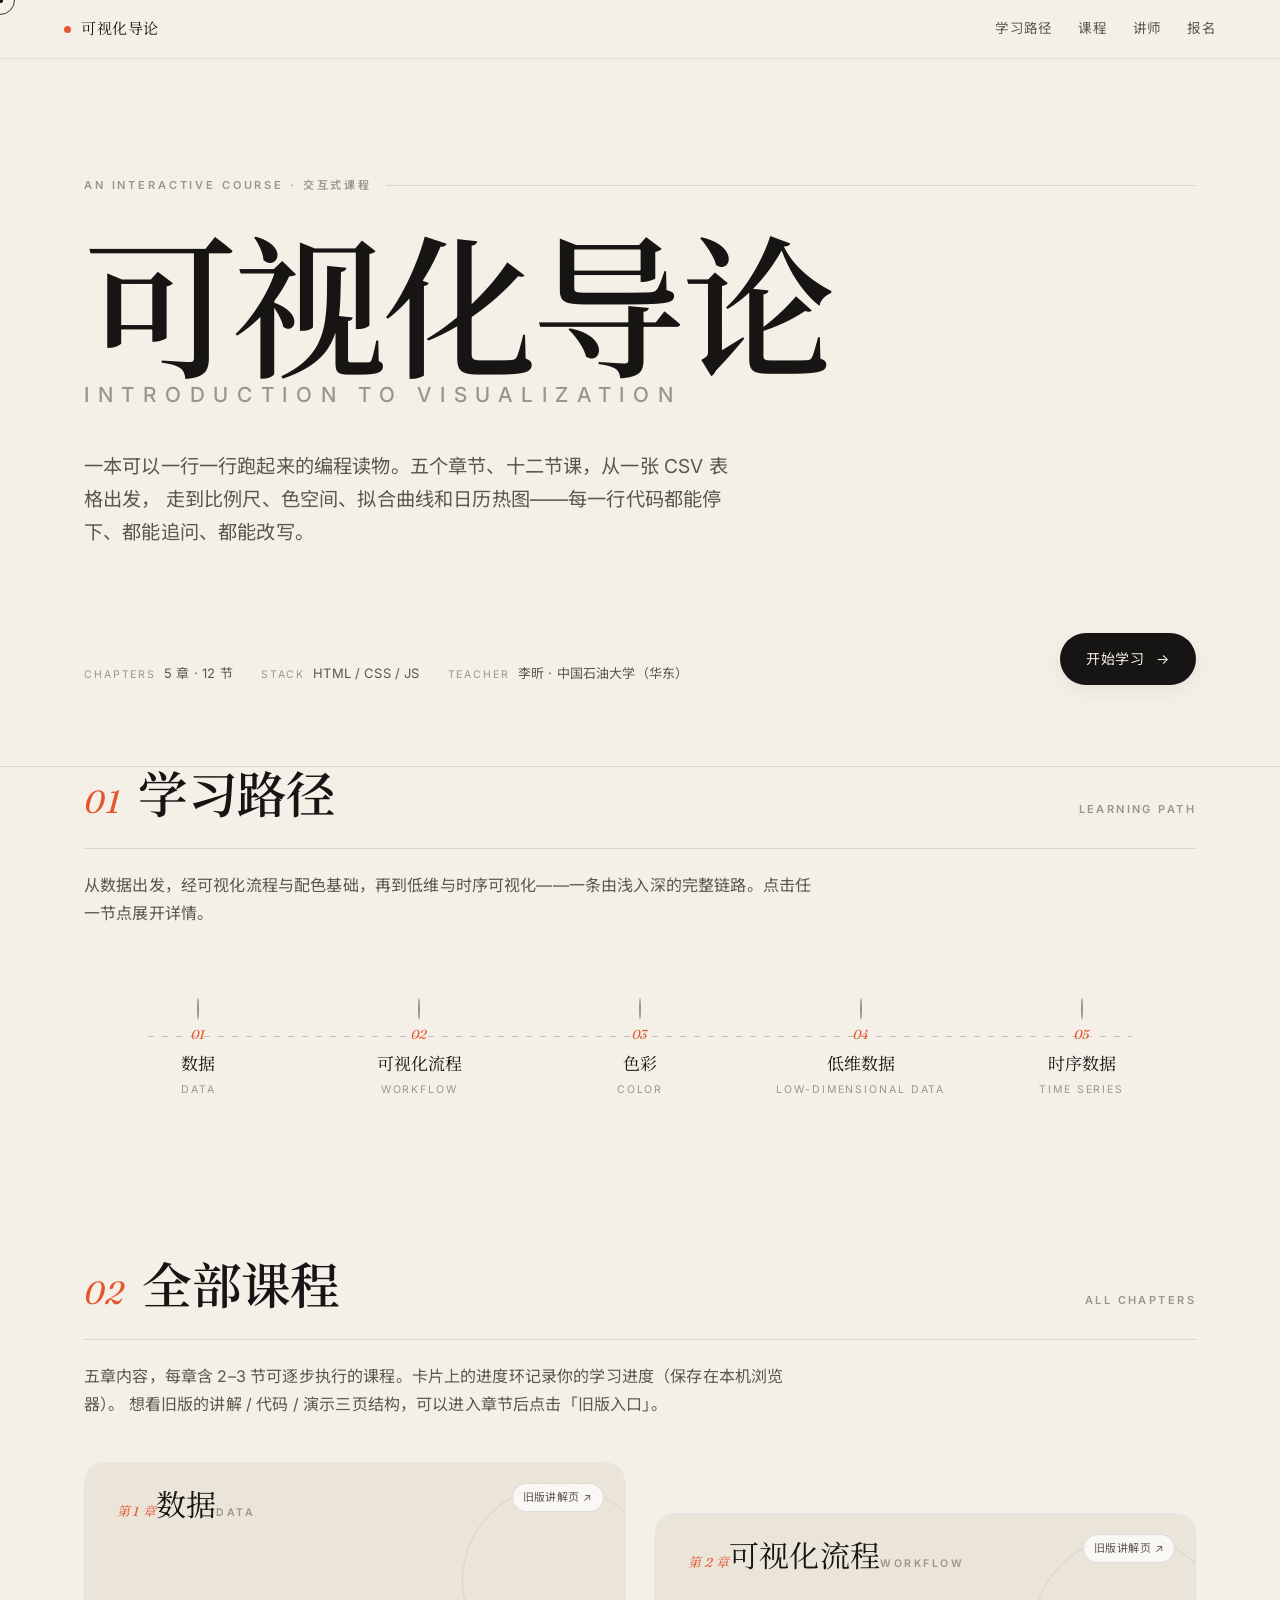
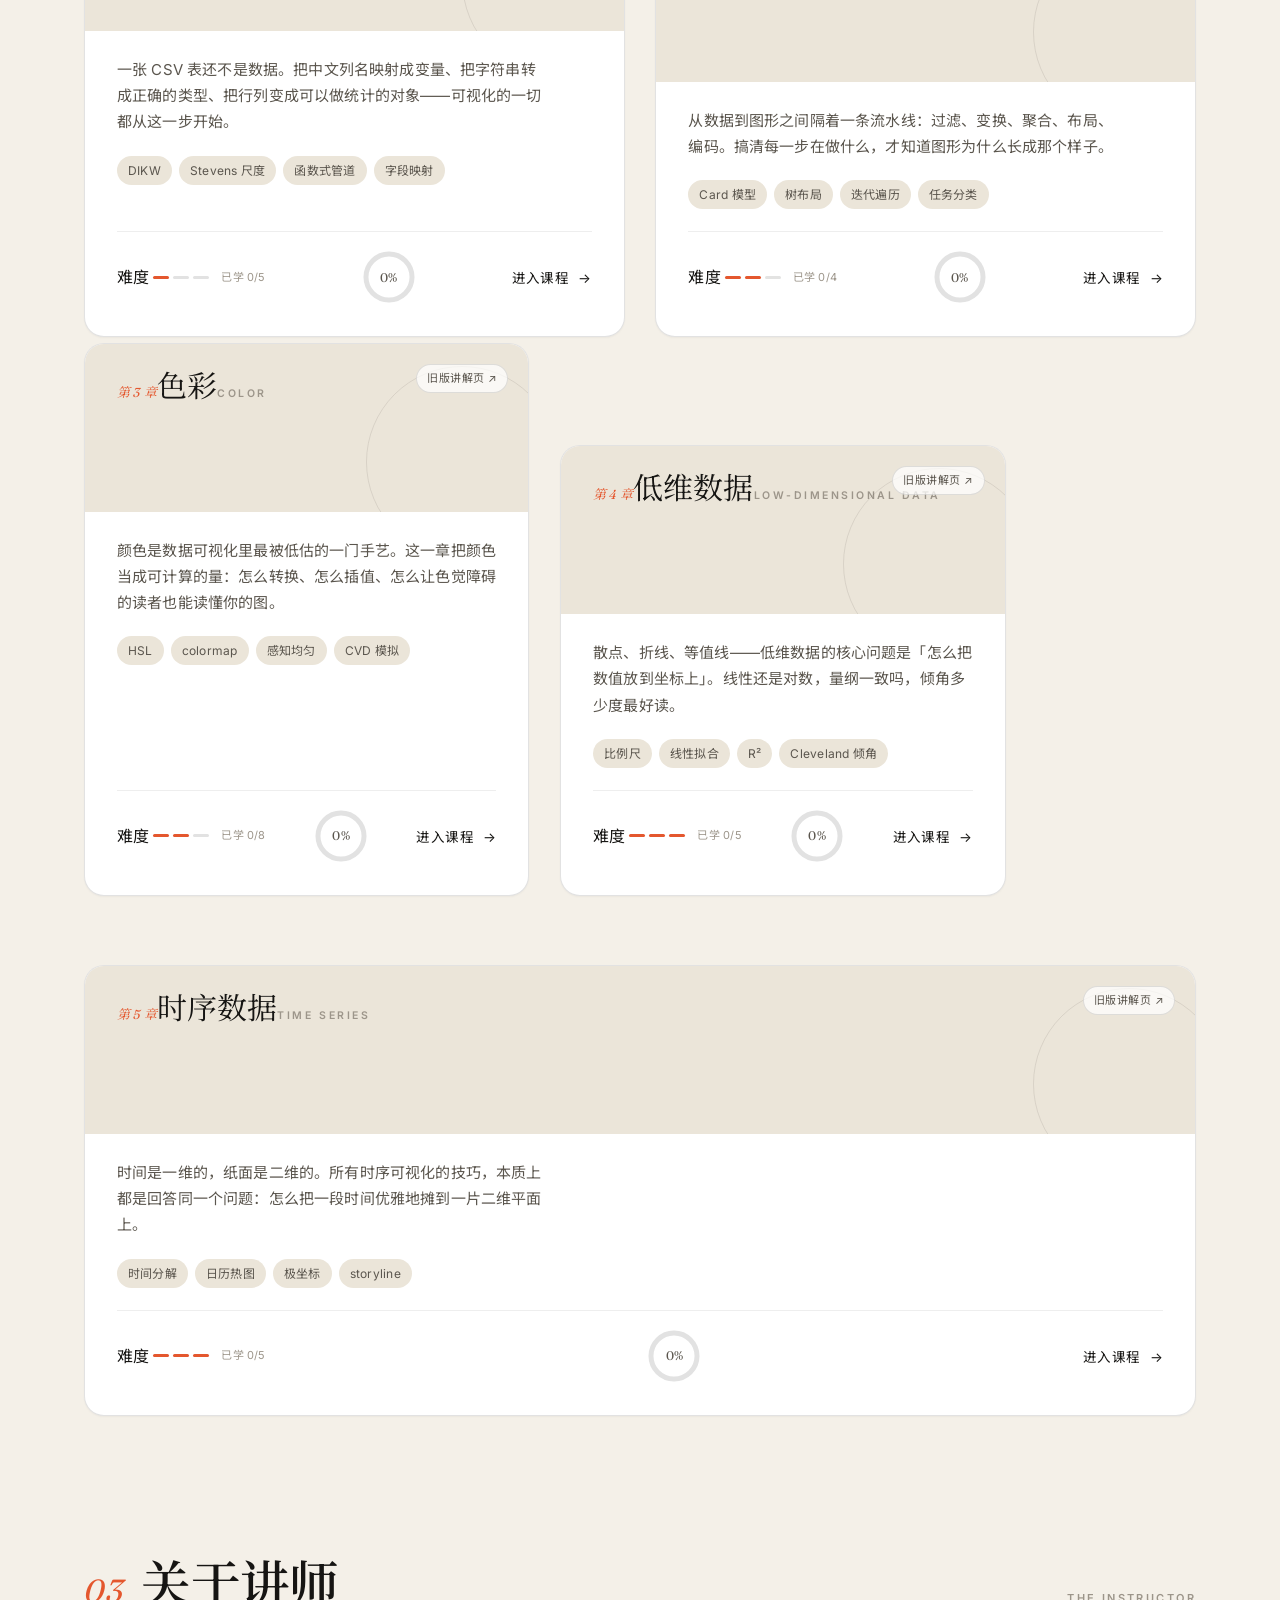
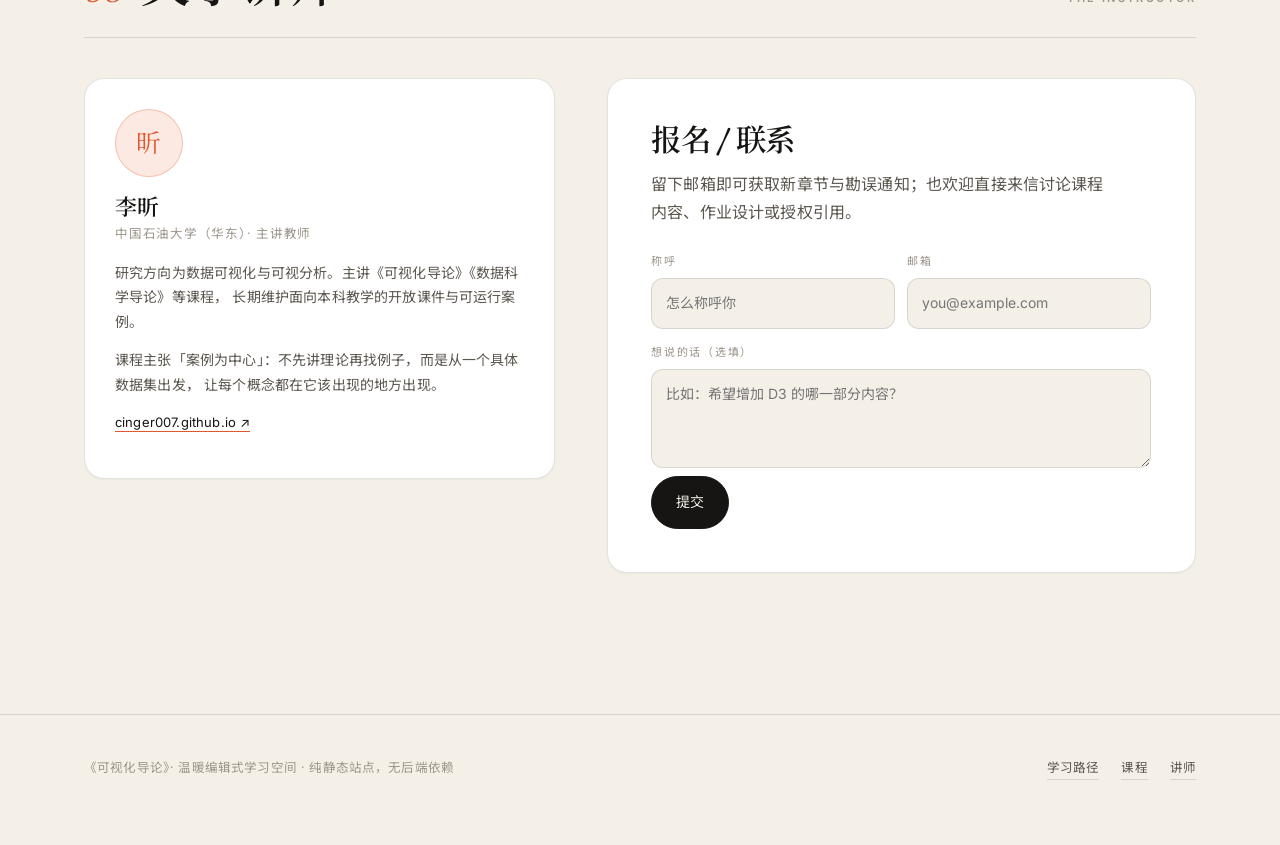
<file: index.html>
<!DOCTYPE html>
<html lang="zh-CN">
<head>
  <meta charset="UTF-8">
  <meta name="viewport" content="width=device-width, initial-scale=1.0">
  <title>温暖编辑式学习空间 · 《可视化导论》在线课程</title>
  <meta name="description" content="一本排版讲究的编程读物：从数据、流程、色彩到低维与时序可视化，逐行执行的交互式课程。">
  <link rel="preconnect" href="https://fonts.googleapis.com">
  <link rel="preconnect" href="https://fonts.gstatic.com" crossorigin>
  <link href="https://fonts.googleapis.com/css2?family=Fraunces:ital,opsz,wght@0,9..144,300..700;1,9..144,300..700&family=Inter:wght@300..700&family=JetBrains+Mono:wght@400;500&family=Noto+Sans+SC:wght@300..600&family=Noto+Serif+SC:wght@400..700&display=swap" rel="stylesheet">
  <link rel="stylesheet" href="styles.css">
</head>
<body>

  <!-- 自定义光标：圆环 + 圆点，difference 混合 -->
  <div class="cursor-ring" id="cursor-ring" aria-hidden="true"></div>
  <div class="cursor-dot" id="cursor-dot" aria-hidden="true"></div>

  <nav class="nav">
    <a class="brand" href="#top"><span class="dot"></span>可视化导论</a>
    <div class="links">
      <a href="#path">学习路径</a>
      <a href="#chapters">课程</a>
      <a href="#about">讲师</a>
      <a href="#contact">报名</a>
    </div>
  </nav>

  <!-- ============ HERO ============ -->
  <header class="hero" id="top">
    <div class="wrap">
      <p class="hero-kicker">An interactive course · 交互式课程</p>
      <h1>
        <span class="zh">可视化导论</span>
        <span class="en">Introduction&nbsp;to&nbsp;Visualization</span>
      </h1>
      <p class="hero-sub">
        一本可以一行一行跑起来的编程读物。五个章节、十二节课，从一张 CSV 表格出发，
        走到比例尺、色空间、拟合曲线和日历热图——每一行代码都能停下、都能追问、都能改写。
      </p>
      <div class="hero-foot">
        <div class="hero-meta">
          <span class="item"><span class="k">Chapters</span>5 章 · 12 节</span>
          <span class="item"><span class="k">Stack</span>HTML / CSS / JS</span>
          <span class="item"><span class="k">Teacher</span>李昕 · 中国石油大学（华东）</span>
        </div>
        <a class="hero-cta" href="#chapters">开始学习<span class="arrow">→</span></a>
      </div>
    </div>
  </header>

  <main>

    <!-- ============ 学习路径 ============ -->
    <section id="path" class="section">
      <div class="wrap">
        <div class="sec-head reveal">
          <span class="num">01</span>
          <h2>学习路径</h2>
          <span class="tag">Learning Path</span>
        </div>
        <p class="sec-lead reveal">从数据出发，经可视化流程与配色基础，再到低维与时序可视化——一条由浅入深的完整链路。点击任一节点展开详情。</p>

        <div class="path-scroll reveal">
          <div class="path-track" id="path-track"></div>
        </div>
        <div class="path-detail" id="path-detail"><div><div class="path-detail-inner" id="path-detail-inner"></div></div></div>
      </div>
    </section>

    <!-- ============ 课程卡片 ============ -->
    <section id="chapters" class="section">
      <div class="wrap">
        <div class="sec-head reveal">
          <span class="num">02</span>
          <h2>全部课程</h2>
          <span class="tag">All Chapters</span>
        </div>
        <p class="sec-lead reveal">
          五章内容，每章含 2–3 节可逐步执行的课程。卡片上的进度环记录你的学习进度（保存在本机浏览器）。
          想看旧版的讲解 / 代码 / 演示三页结构，可以进入章节后点击「旧版入口」。
        </p>

        <div class="course-grid" id="course-grid"></div>
      </div>
    </section>

    <!-- ============ 关于讲师 ============ -->
    <section id="about" class="section">
      <div class="wrap">
        <div class="sec-head reveal">
          <span class="num">03</span>
          <h2>关于讲师</h2>
          <span class="tag">The Instructor</span>
        </div>

        <div class="about-grid">
          <div class="teacher-card reveal">
            <div class="teacher-avatar">昕</div>
            <h3>李昕</h3>
            <p class="role">中国石油大学（华东）· 主讲教师</p>
            <p>研究方向为数据可视化与可视分析。主讲《可视化导论》《数据科学导论》等课程，
              长期维护面向本科教学的开放课件与可运行案例。</p>
            <p>课程主张「案例为中心」：不先讲理论再找例子，而是从一个具体数据集出发，
              让每个概念都在它该出现的地方出现。</p>
            <p class="site"><a class="link" href="https://cinger007.github.io" target="_blank" rel="noopener">cinger007.github.io ↗</a></p>
          </div>

          <div class="signup-panel reveal" id="contact">
            <h3>报名 / 联系</h3>
            <p>留下邮箱即可获取新章节与勘误通知；也欢迎直接来信讨论课程内容、作业设计或授权引用。</p>
            <form id="signup-form" novalidate>
              <div class="form-row">
                <div class="field">
                  <label for="f-name">称呼</label>
                  <input id="f-name" name="name" type="text" placeholder="怎么称呼你" autocomplete="name">
                </div>
                <div class="field">
                  <label for="f-mail">邮箱</label>
                  <input id="f-mail" name="mail" type="email" placeholder="you@example.com" autocomplete="email">
                </div>
              </div>
              <div class="field">
                <label for="f-msg">想说的话（选填）</label>
                <textarea id="f-msg" name="msg" rows="3" placeholder="比如：希望增加 D3 的哪一部分内容？"></textarea>
              </div>
              <button class="btn" type="submit">提交</button>
              <p class="form-ok" id="form-ok">已收到——感谢！本页为纯静态演示，表单内容不会离开你的浏览器。</p>
            </form>
          </div>
        </div>
      </div>
    </section>
  </main>

  <footer>
    <div class="wrap foot-inner">
      <p>《可视化导论》· 温暖编辑式学习空间 · 纯静态站点，无后端依赖</p>
      <div class="foot-links">
        <a href="#path">学习路径</a>
        <a href="#chapters">课程</a>
        <a href="#about">讲师</a>
      </div>
    </div>
  </footer>

  <script src="courses.js"></script>
  <script src="shared/course.js"></script>
  <script src="shared/chrome.js"></script>
  <script src="home.js"></script>
</body>
</html>
</file>
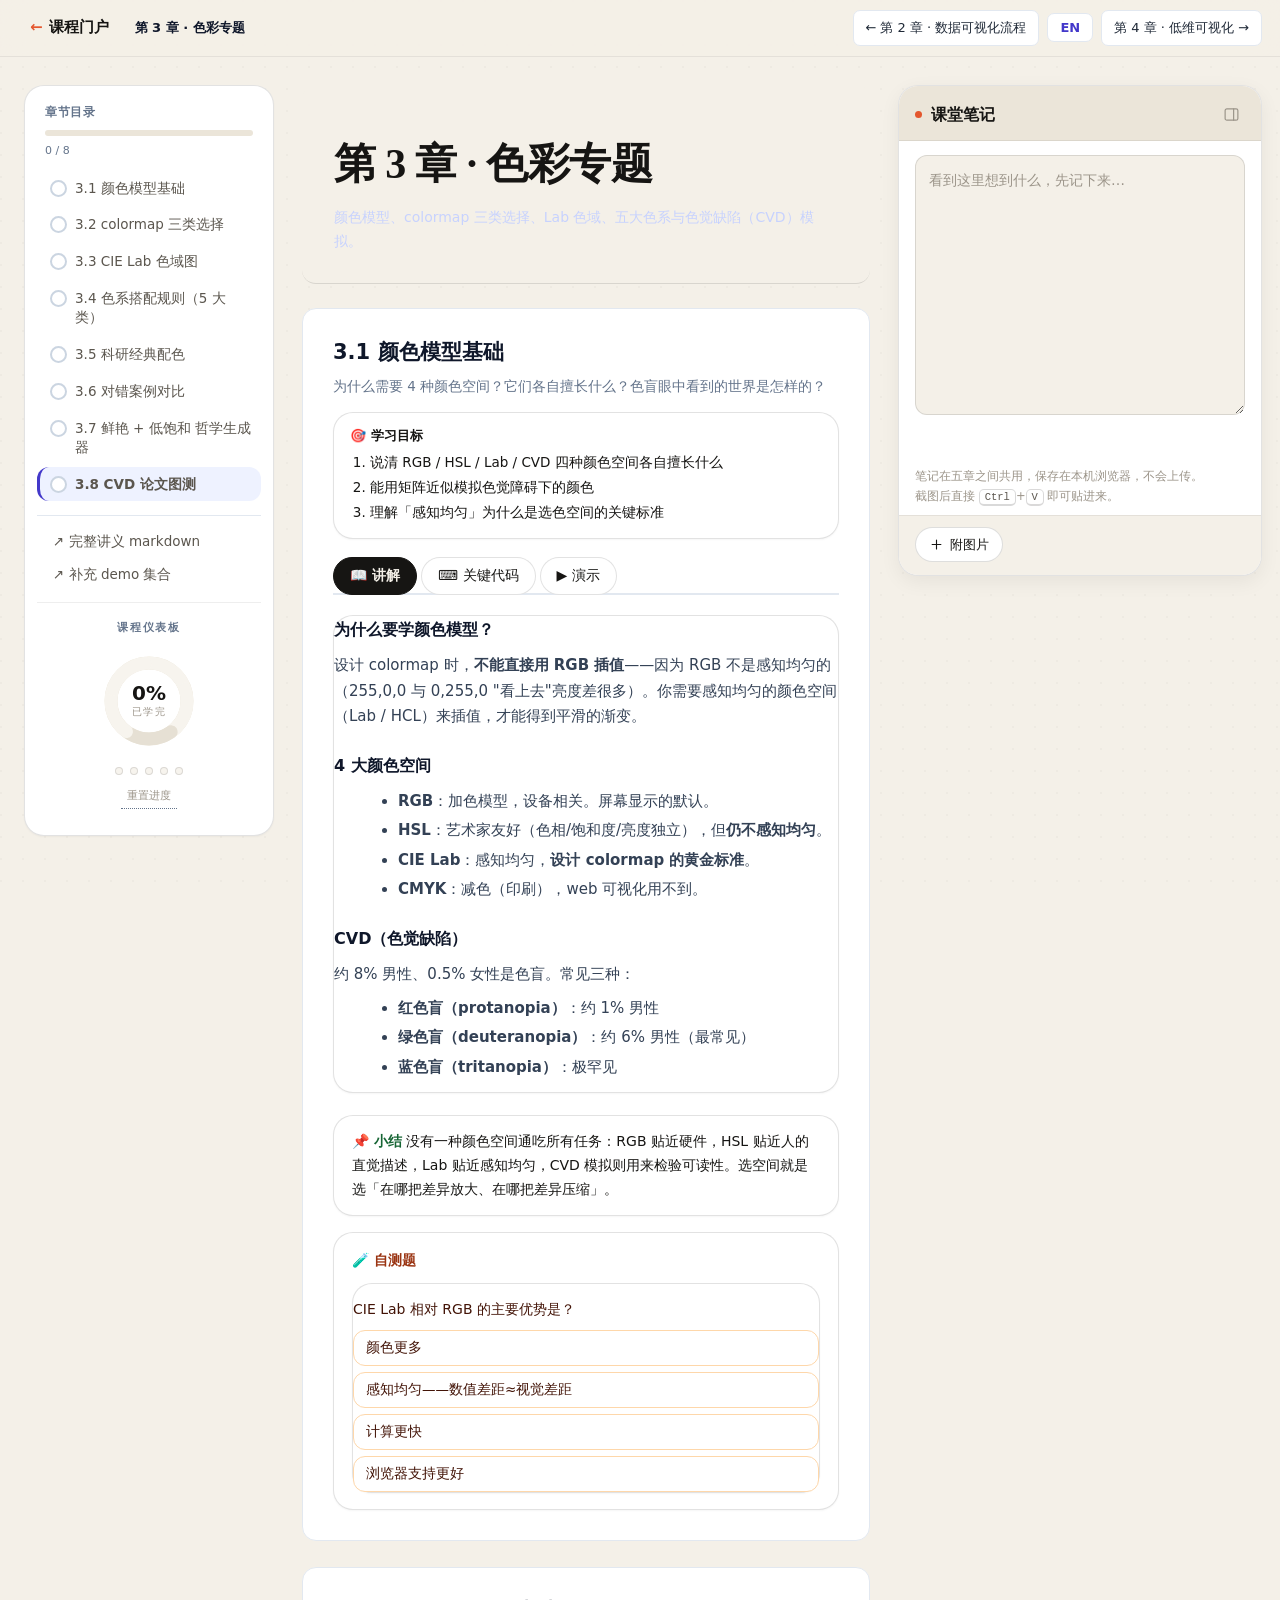
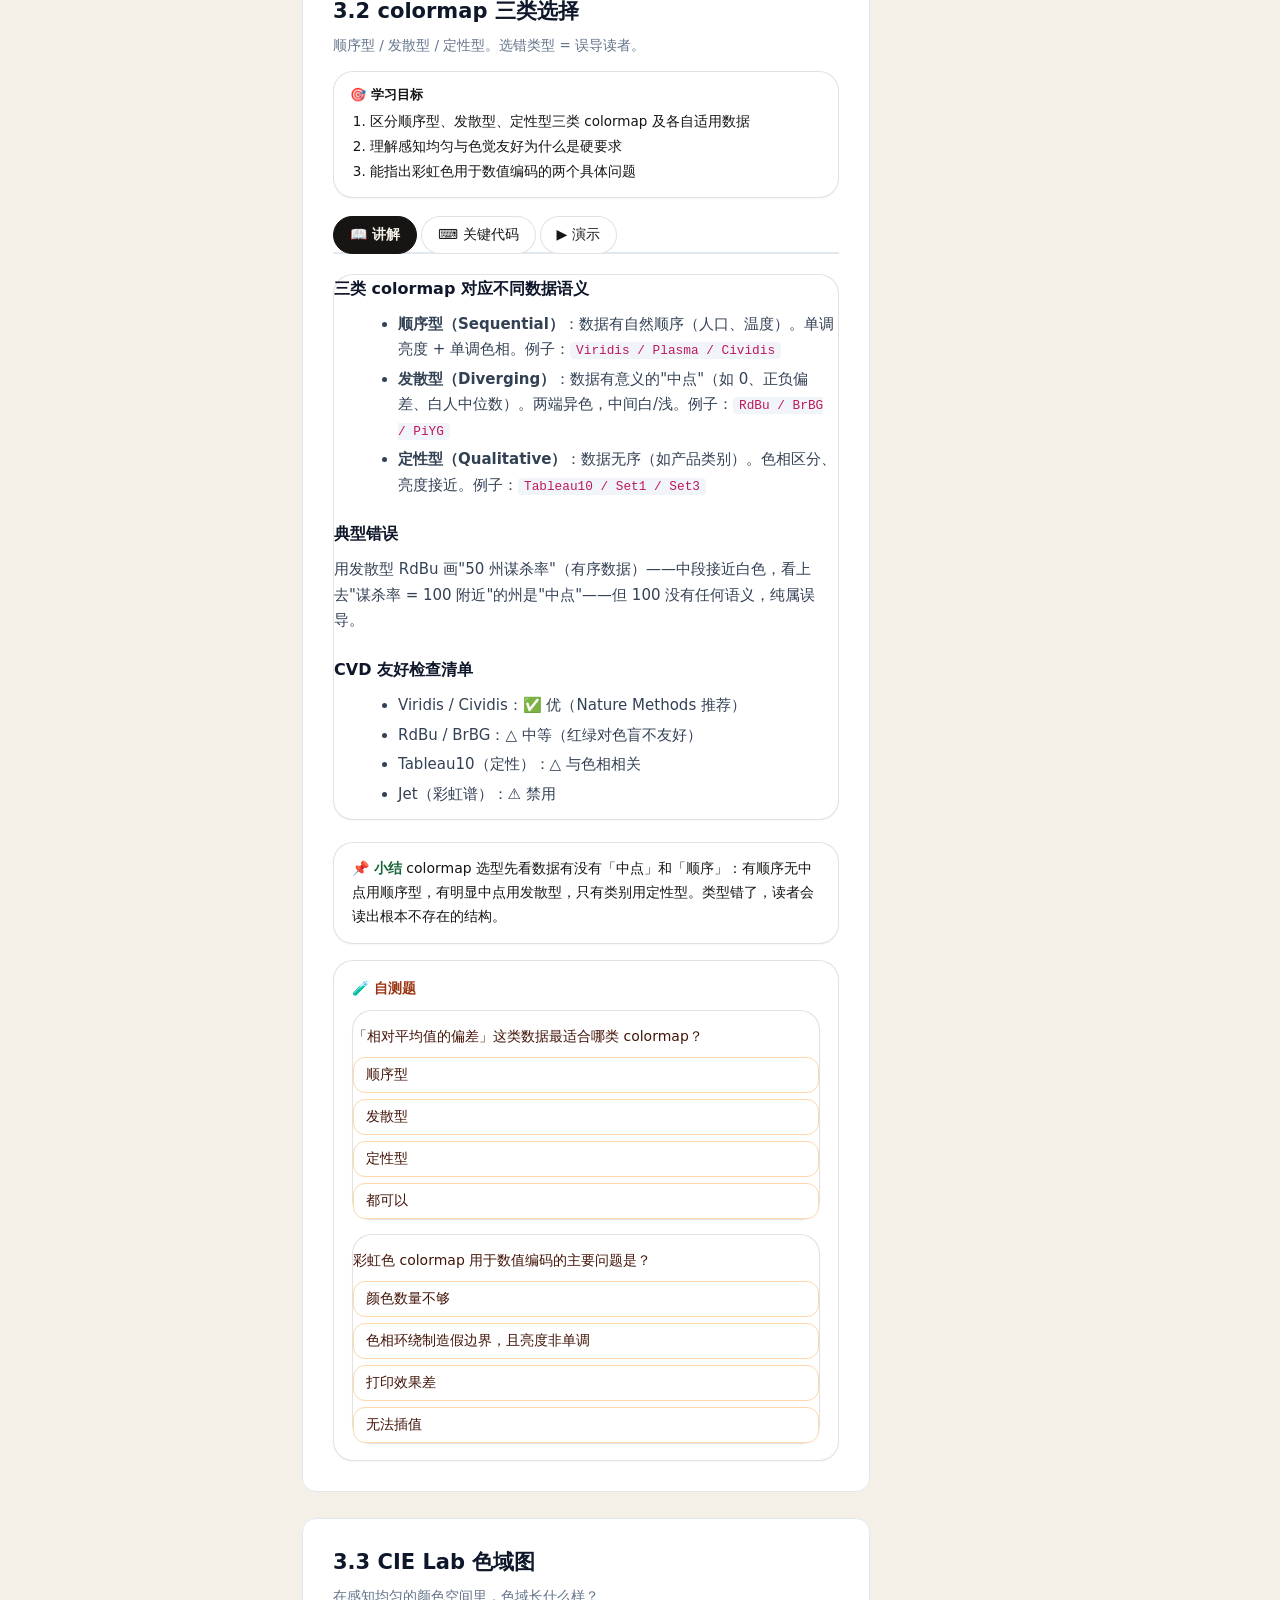
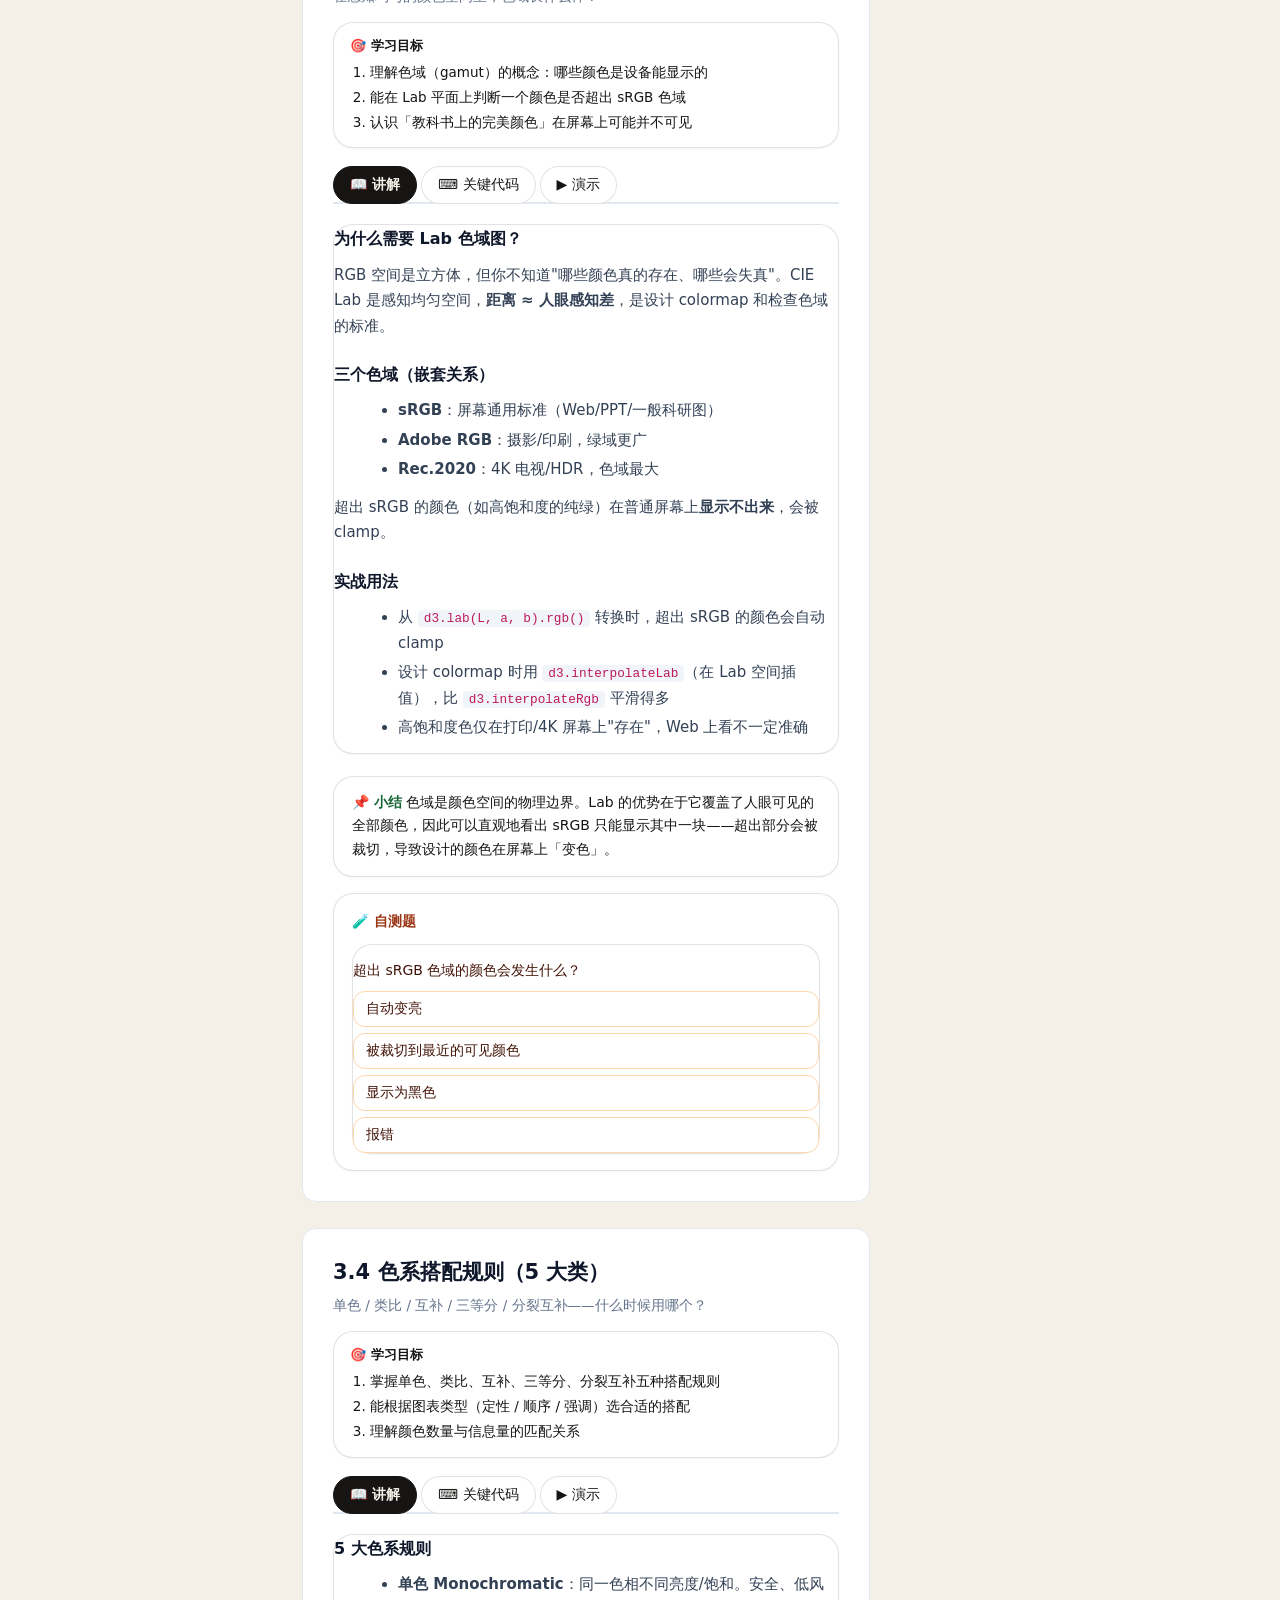
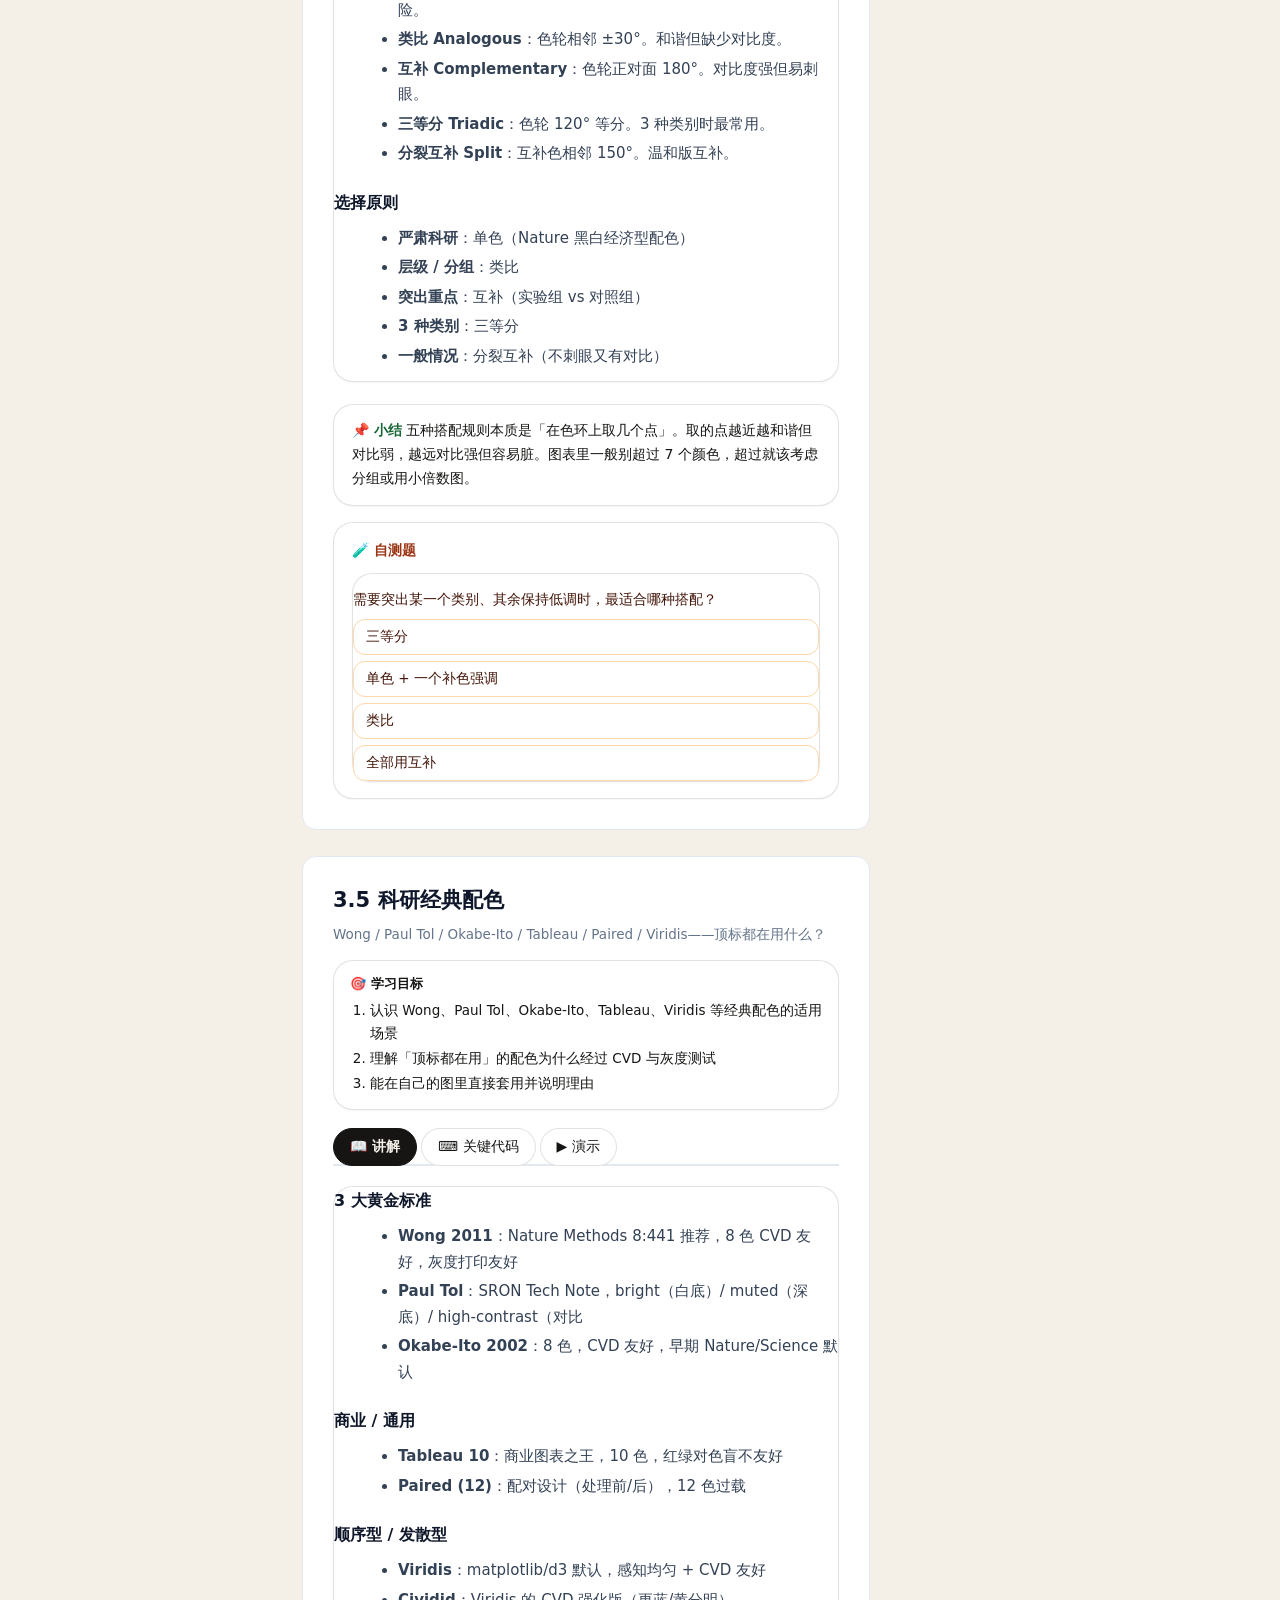
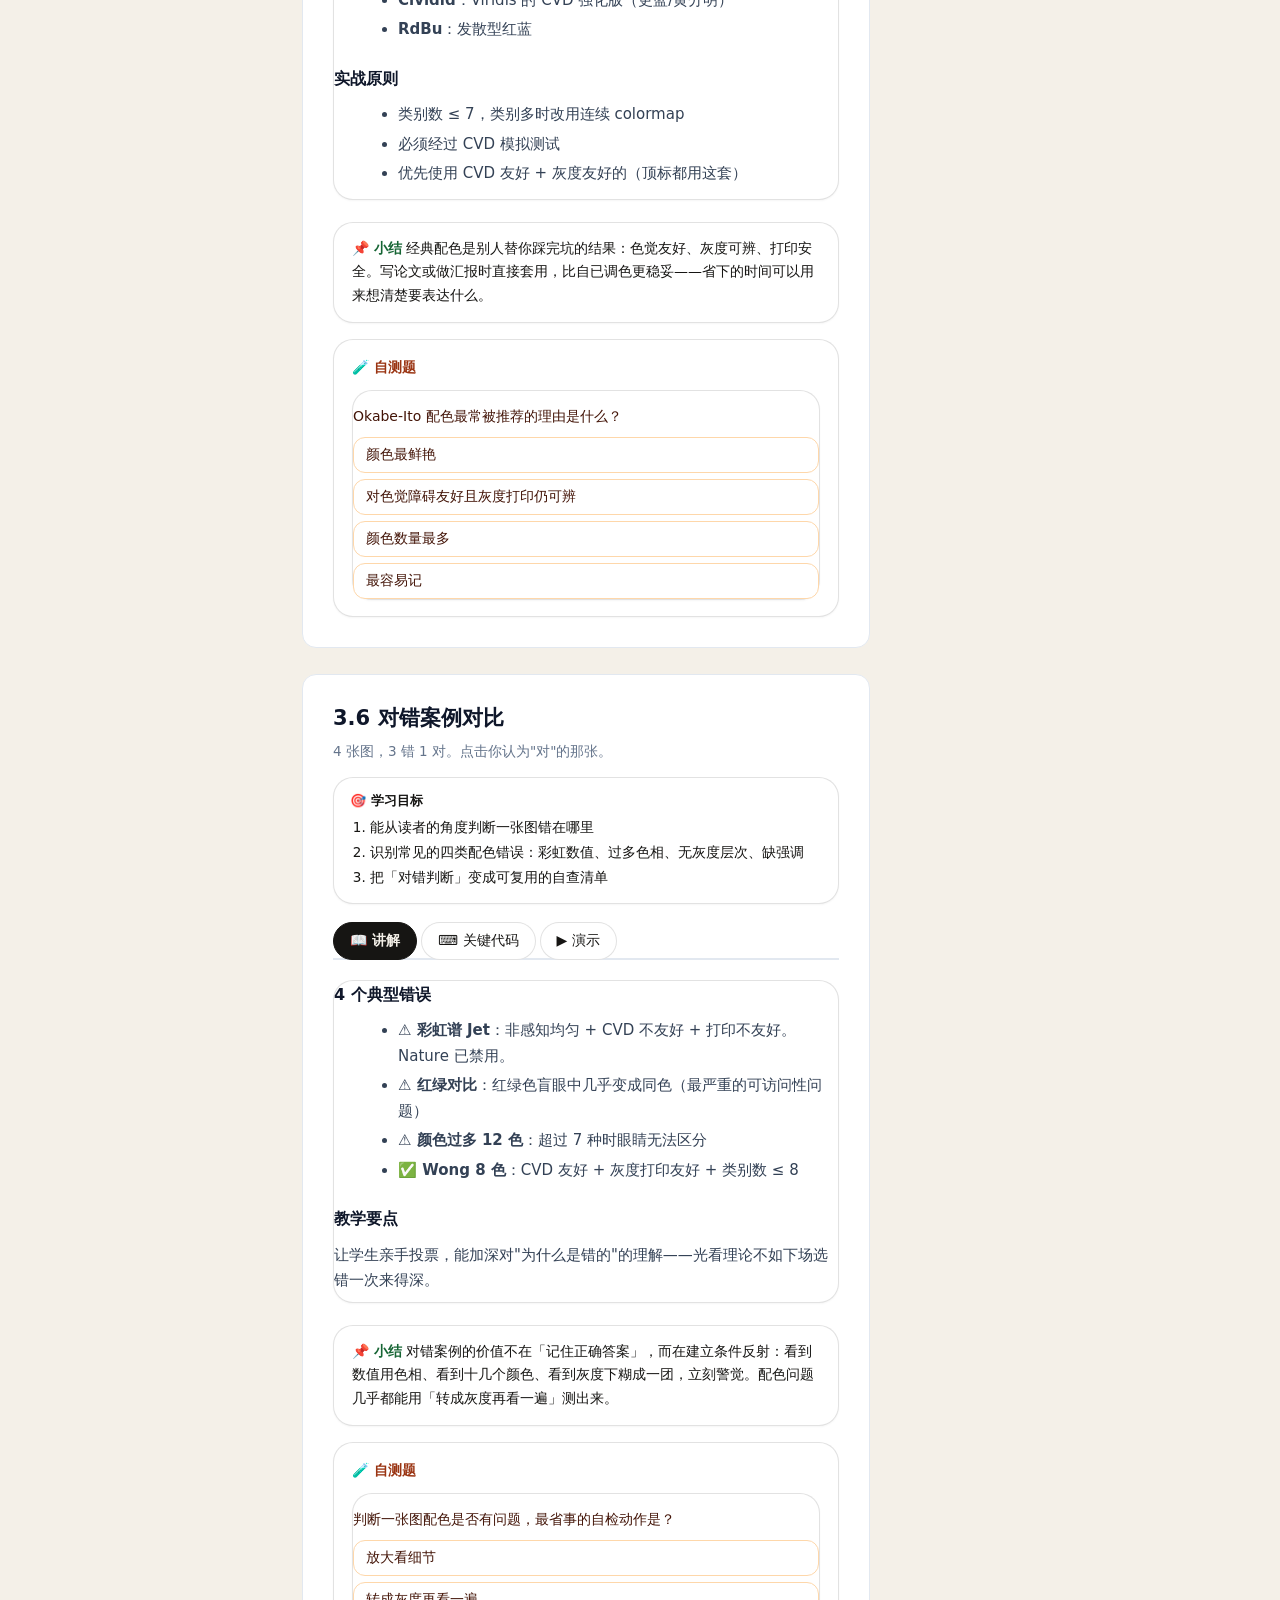
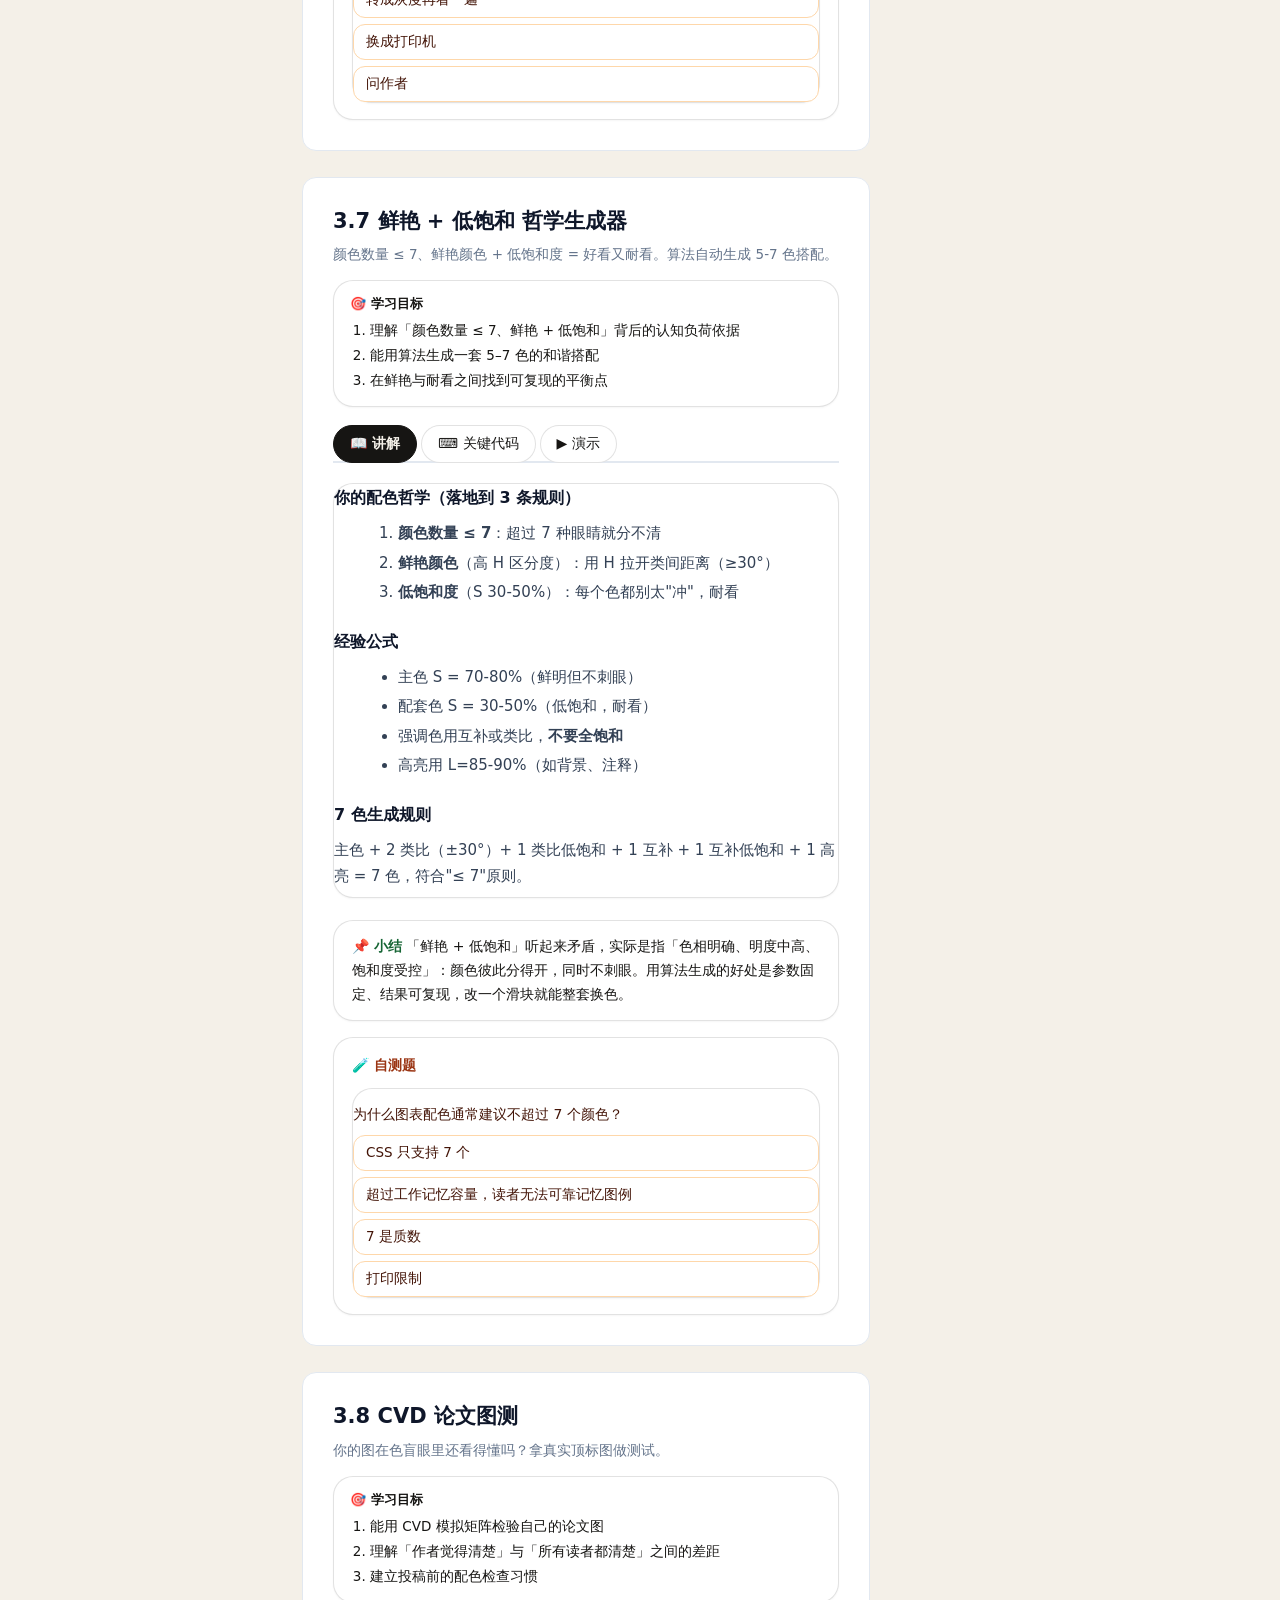
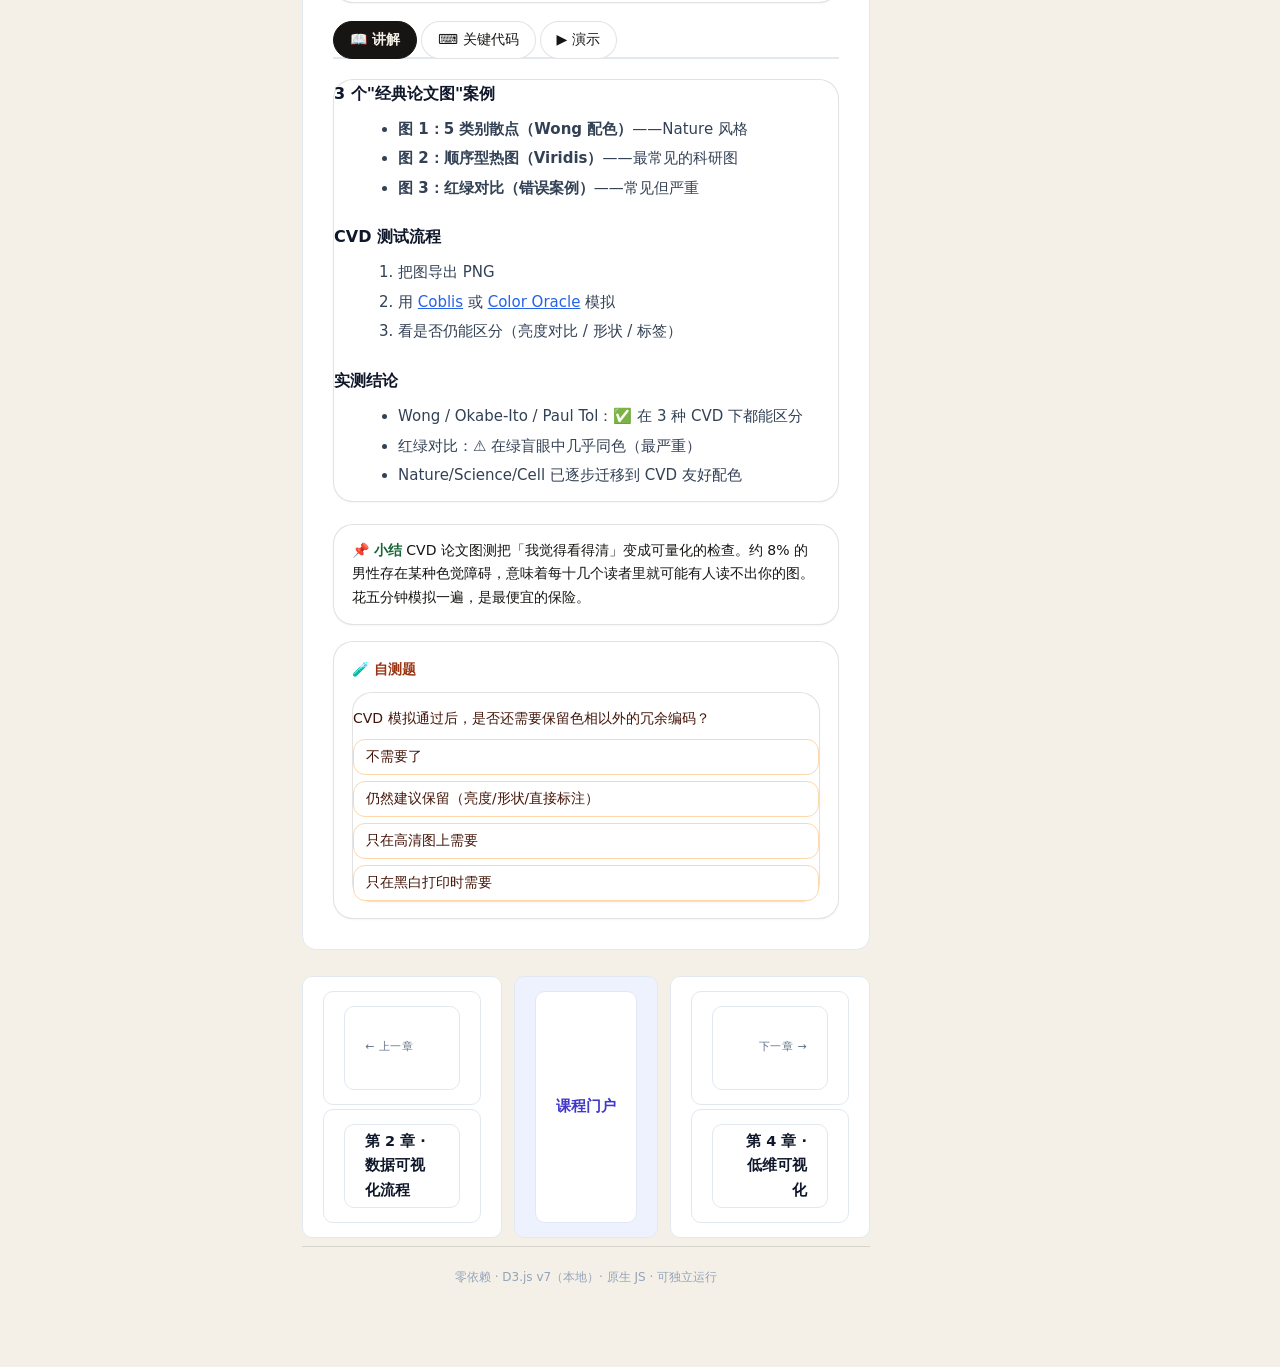
<file: lesson-03/index.html>
<!DOCTYPE html>
<html lang="zh-CN">
<head>
  <meta charset="UTF-8">
  <meta name="viewport" content="width=device-width, initial-scale=1.0">
  <title>第 3 章 · 色彩专题 · 集成教学页面</title>
  <link rel="stylesheet" href="./demo.css">
  <link rel="stylesheet" href="../shared/theme.css">
  <link rel="stylesheet" href="../shared/warm-skin.css">
  <link rel="stylesheet" href="../shared/notes.css">
</head>
<body>
  <div id="app"><div class="loading">加载中…</div></div>

  <!-- 章节清单：首页卡片与本页仪表板共用同一份进度源 -->
  <script src="../shared/course.js"></script>
  <!-- 本地 D3（离线，无 CDN 依赖） -->
  <script src="../vendor/d3.min.js"></script>
  <!-- 章节入口：加载内容源 + 演示 + 共享渲染器 -->
  <script type="module" src="./main.js"></script>
</body>
</html>
</file>
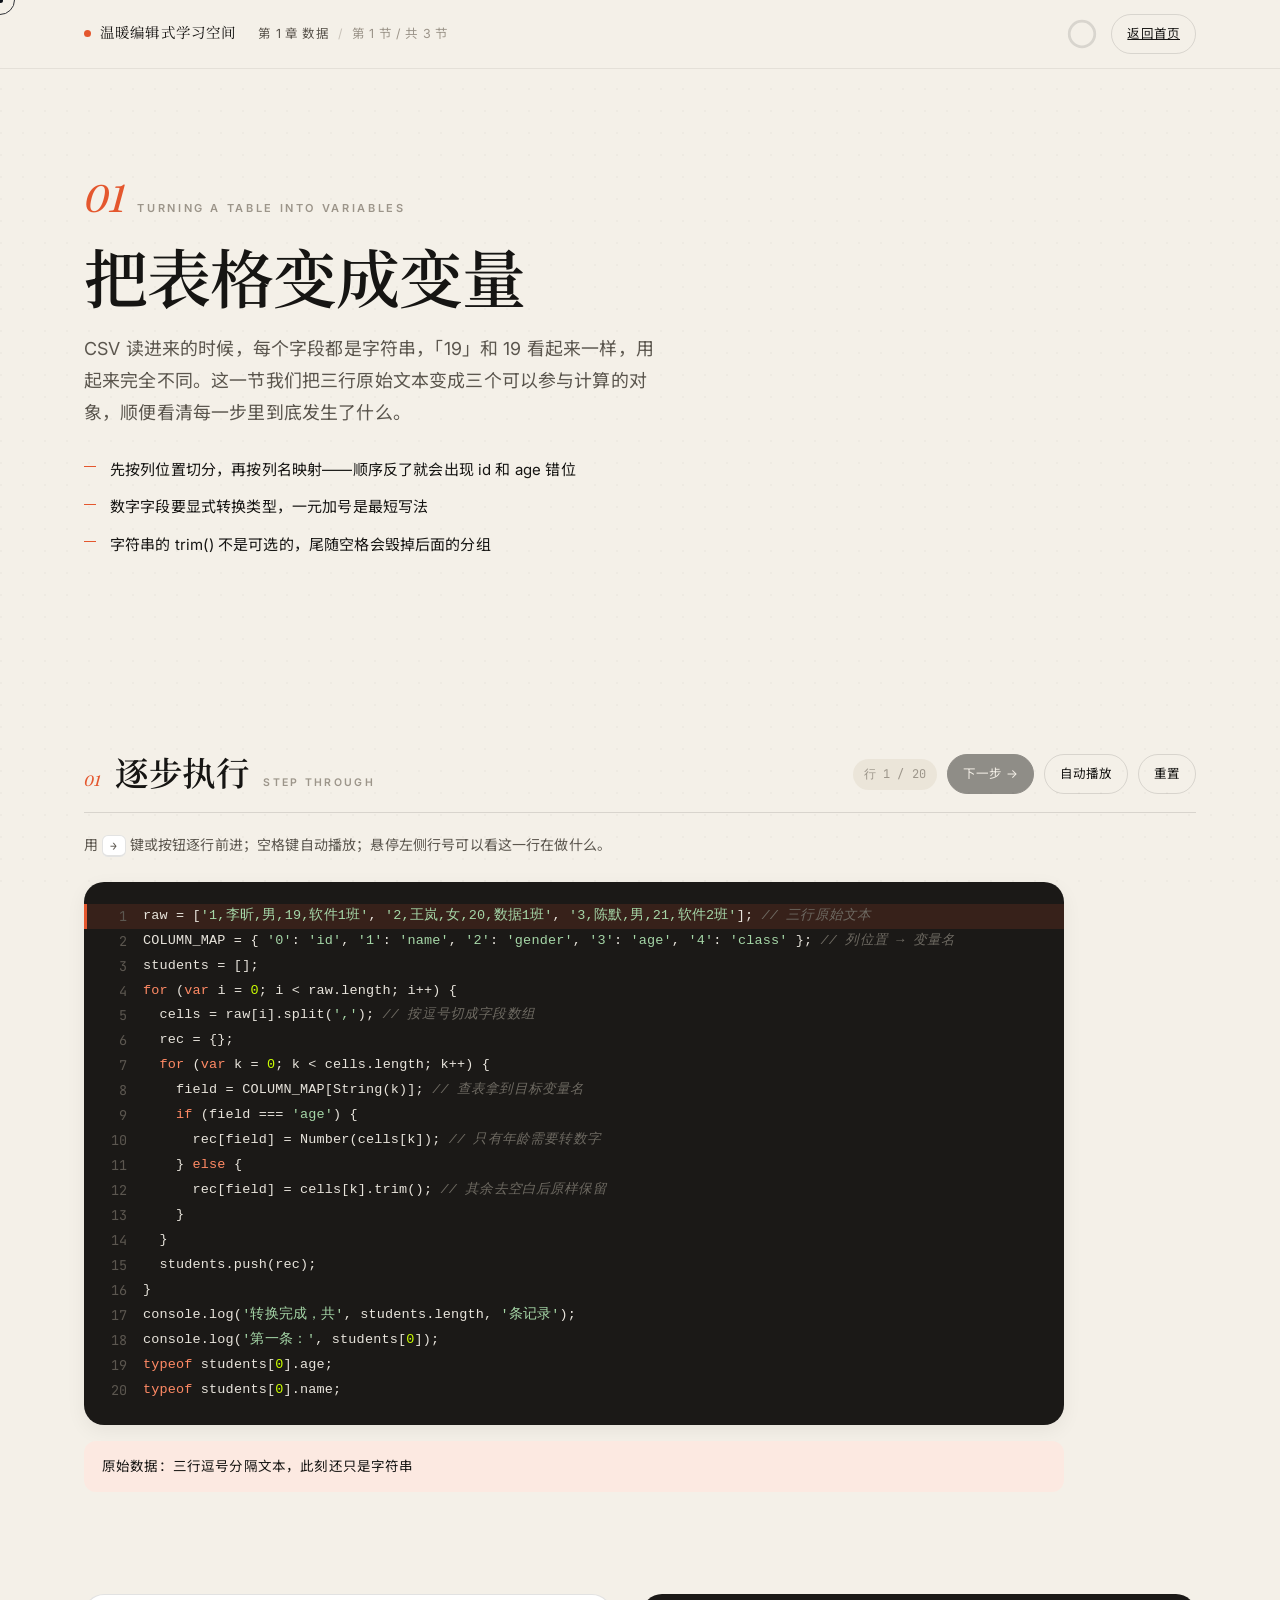
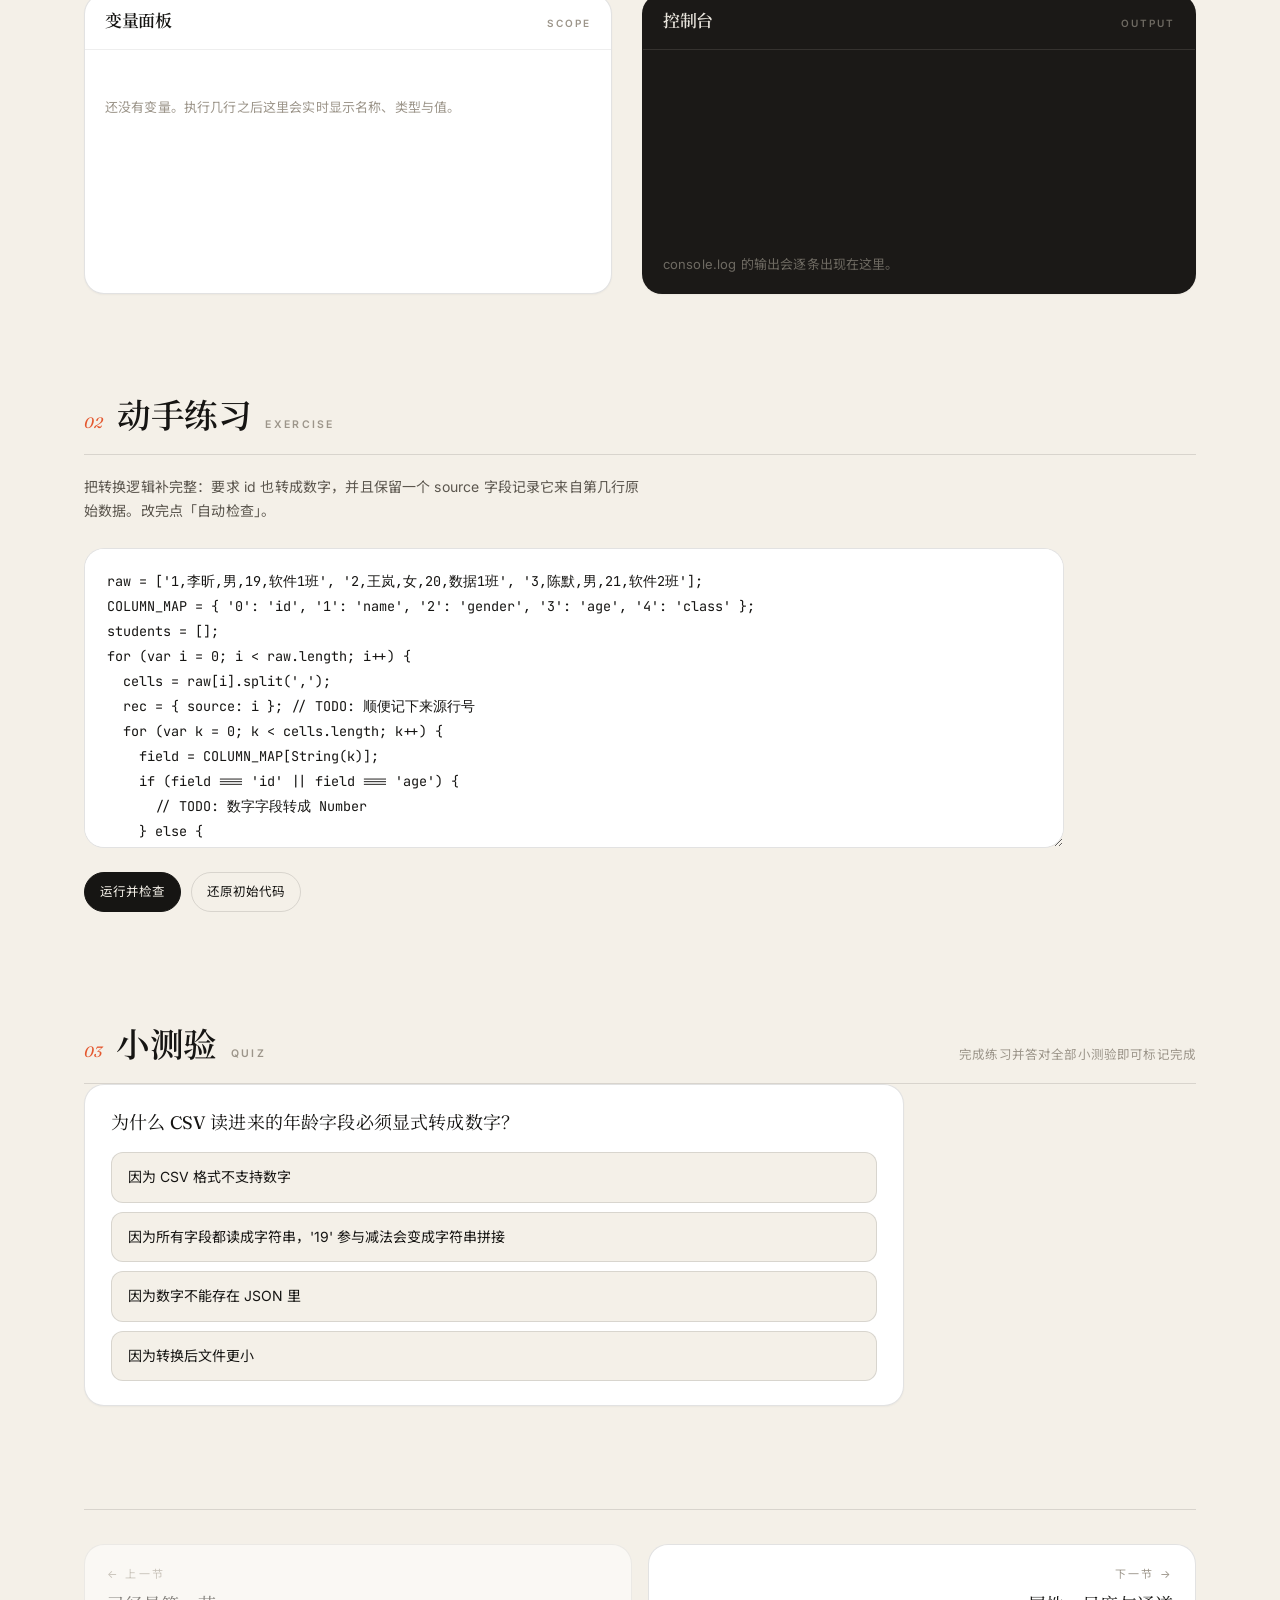
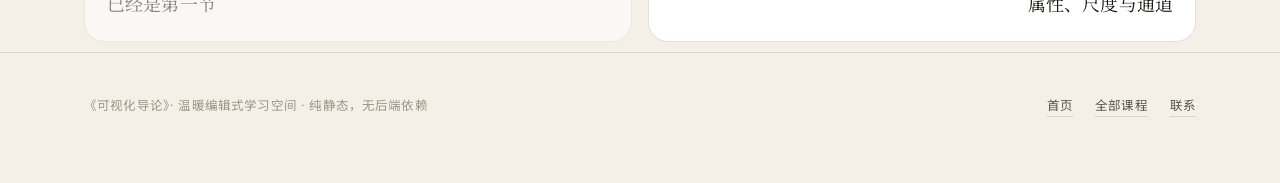
<file: lesson.html>
<!DOCTYPE html>
<html lang="zh-CN">
<head>
  <meta charset="UTF-8">
  <meta name="viewport" content="width=device-width, initial-scale=1.0">
  <title>课程页 · 温暖编辑式学习空间</title>
  <link rel="preconnect" href="https://fonts.googleapis.com">
  <link rel="preconnect" href="https://fonts.gstatic.com" crossorigin>
  <link href="https://fonts.googleapis.com/css2?family=Fraunces:ital,opsz,wght@0,9..144,300..700;1,9..144,300..700&family=Inter:wght@300..700&family=JetBrains+Mono:wght@400;500&family=Noto+Sans+SC:wght@300..600&family=Noto+Serif+SC:wght@400..700&display=swap" rel="stylesheet">
  <link rel="stylesheet" href="styles.css">
  <link rel="stylesheet" href="lesson.css">
</head>
<body class="lesson-page">

  <!-- 自定义光标 -->
  <div class="cursor-ring" id="cursor-ring" aria-hidden="true"></div>
  <div class="cursor-dot" id="cursor-dot" aria-hidden="true"></div>

  <header class="l-top">
    <div class="wrap l-top-inner">
      <a class="l-brand" href="index.html">
        <span class="dot"></span>
        <span>温暖编辑式学习空间</span>
      </a>
      <nav class="l-crumb">
        <a id="crumb-course" href="index.html">课程</a>
        <span class="sep">/</span>
        <span id="crumb-lesson">第 1 节</span>
      </nav>
      <div class="l-top-right">
        <span class="ring sm" id="lesson-ring" aria-hidden="true">
          <svg width="30" height="30" viewBox="0 0 54 54">
            <circle class="track" cx="27" cy="27" r="23" fill="none" stroke-width="5"></circle>
            <circle class="bar" id="lesson-ring-bar" cx="27" cy="27" r="23" fill="none" stroke-width="5"
                    stroke-dasharray="144.5" stroke-dashoffset="144.5"></circle>
          </svg>
        </span>
        <a class="btn ghost sm" id="btn-home" href="index.html">返回首页</a>
      </div>
    </div>
  </header>

  <main class="wrap">

    <!-- 节标题 -->
    <section class="l-head reveal">
      <p class="l-kicker"><span class="num" id="lesson-index">01</span><span class="en" id="lesson-en">Lesson</span></p>
      <h1 id="lesson-title">标题</h1>
      <p class="l-intro" id="lesson-intro"></p>
      <ul class="l-points" id="lesson-points"></ul>
    </section>

    <!-- 代码逐步执行 -->
    <section class="l-block reveal" id="code-section">
      <div class="block-head">
        <div>
          <span class="sec-num">01</span>
          <h2>逐步执行</h2>
          <span class="sec-tag">STEP THROUGH</span>
        </div>
        <div class="code-controls">
          <span class="step-counter" id="step-counter">行 0 / 0</span>
          <button class="btn sm" id="btn-play" type="button">下一步 →</button>
          <button class="btn ghost sm" id="btn-auto" type="button">自动播放</button>
          <button class="btn ghost sm" id="btn-reset" type="button">重置</button>
        </div>
      </div>
      <p class="block-hint">用 <kbd>→</kbd> 键或按钮逐行前进；空格键自动播放；悬停左侧行号可以看这一行在做什么。</p>

      <div class="code-wrap">
        <div class="code-block">
          <div class="code-lines" id="code-lines"></div>
        </div>
        <p class="step-note" id="step-note">点击「下一步」开始逐行执行</p>
      </div>
    </section>

    <!-- 变量面板 + 控制台 -->
    <section class="l-grid reveal">
      <div class="panel var-panel">
        <div class="panel-head">
          <h3>变量面板</h3>
          <span class="panel-tag">SCOPE</span>
        </div>
        <div class="var-list" id="var-list"></div>
        <p class="panel-empty" id="var-empty">还没有变量。执行几行之后这里会实时显示名称、类型与值。</p>
      </div>

      <div class="panel console-panel">
        <div class="panel-head">
          <h3>控制台</h3>
          <span class="panel-tag">OUTPUT</span>
        </div>
        <div class="console-out" id="console-out"></div>
        <p class="panel-empty" id="console-empty">console.log 的输出会逐条出现在这里。</p>
      </div>
    </section>

    <!-- 练习区 -->
    <section class="l-block reveal">
      <div class="block-head">
        <div>
          <span class="sec-num">02</span>
          <h2>动手练习</h2>
          <span class="sec-tag">EXERCISE</span>
        </div>
      </div>
      <p class="block-hint" id="exercise-prompt"></p>
      <div class="ex-wrap">
        <textarea class="ex-code" id="exercise-code" spellcheck="false" aria-label="练习代码编辑区"></textarea>
        <div class="ex-actions">
          <button class="btn sm" id="btn-run-ex" type="button">运行并检查</button>
          <button class="btn ghost sm" id="btn-reset-ex" type="button">还原初始代码</button>
        </div>
        <div class="ex-result" id="exercise-result" hidden></div>
        <div class="ex-checks" id="exercise-checks"></div>
      </div>
    </section>

    <!-- 小测验 -->
    <section class="l-block reveal">
      <div class="block-head">
        <div>
          <span class="sec-num">03</span>
          <h2>小测验</h2>
          <span class="sec-tag">QUIZ</span>
        </div>
        <span class="done-badge" id="done-badge"></span>
      </div>
      <div id="quiz"></div>
    </section>

    <!-- 上一节 / 下一节 -->
    <nav class="pager reveal" id="pager" aria-label="课程导航"></nav>
  </main>

  <footer>
    <div class="wrap foot-inner">
      <p>《可视化导论》· 温暖编辑式学习空间 · 纯静态，无后端依赖</p>
      <div class="foot-links">
        <a href="index.html">首页</a>
        <a href="index.html#chapters">全部课程</a>
        <a href="index.html#contact">联系</a>
      </div>
    </div>
  </footer>

  <div class="line-tip" id="line-tip" hidden role="status"></div>

  <script src="courses.js"></script>
  <script src="shared/chrome.js"></script>
  <script src="lesson.js"></script>
</body>
</html>
</file>
<file: styles.css>
/* ============================================================
 * 《可视化导论》课程门户 — 温暖编辑式学习空间
 * Warm Editorial Learning Space
 * 设计基调：像一本排版讲究的编程读物 —— 纸色、墨色、克制装饰
 * ============================================================ */

/* ---------- 1. 设计令牌 ---------- */
:root {
  /* 纸与墨 */
  --paper:        #F4F0E8;
  --paper-2:      #EBE5D9;
  --card:         #FFFFFF;
  --ink:          #161513;
  --ink-2:        #5B564E;
  --ink-3:        #9C958A;

  /* 强调色 */
  --accent:       #E4572E;
  --accent-soft:  #FCE9E1;
  --green:        #2E6B4F;
  --green-soft:   #DCEBE1;

  /* 代码 */
  --code-bg:      #1B1917;
  --code-fg:      #E8E4DC;
  --code-kw:      #FF8A65;
  --code-str:     #A5D6A7;
  --code-num:     #CCFF00;
  --code-cmt:     #6E6A62;

  /* 形状 */
  --r-lg: 22px;
  --r-md: 20px;
  --r-sm: 12px;
  --line: rgba(22, 21, 19, 0.12);
  --line-2: rgba(22, 21, 19, 0.07);

  /* 阴影：柔和、低对比 */
  --sh-1: 0 1px 2px rgba(22, 21, 19, 0.04);
  --sh-2: 0 6px 20px rgba(22, 21, 19, 0.06);
  --sh-3: 0 18px 44px rgba(22, 21, 19, 0.12);

  /* 字体 */
  --serif: "Fraunces", "Noto Serif SC", Georgia, "Songti SC", "SimSun", serif;
  --sans:  "Inter", "Noto Sans SC", "PingFang SC", "Microsoft YaHei", system-ui, sans-serif;
  --mono:  "JetBrains Mono", SFMono-Regular, Consolas, "Liberation Mono", monospace;

  /* 节奏 */
  --gutter: clamp(20px, 5vw, 72px);
  --measure: 46em;   /* 正文行宽约 44–56 字符 */
}

* { box-sizing: border-box; }

html {
  scroll-behavior: smooth;
  -webkit-text-size-adjust: 100%;
}

body {
  margin: 0;
  background: var(--paper);
  color: var(--ink);
  font-family: var(--sans);
  font-size: 16px;
  line-height: 1.75;
  letter-spacing: 0.01em;
  -webkit-font-smoothing: antialiased;
}

/* 纸张肌理：极淡的斜向噪点，只在大面积留白处隐约可见 */
body::before {
  content: "";
  position: fixed;
  inset: 0;
  pointer-events: none;
  z-index: 0;
  opacity: 0.5;
  background-image:
    radial-gradient(circle at 1px 1px, rgba(22, 21, 19, 0.045) 1px, transparent 0);
  background-size: 22px 22px;
}

body > * { position: relative; z-index: 1; }

::selection { background: var(--accent-soft); color: var(--ink); }

a { color: inherit; }

/* ---------- 2. 排版基元 ---------- */
.wrap {
  max-width: 1240px;
  margin: 0 auto;
  padding-inline: var(--gutter);
}

.prose { max-width: var(--measure); }

h1, h2, h3, h4 {
  font-family: var(--serif);
  font-weight: 600;
  line-height: 1.15;
  letter-spacing: -0.015em;
  margin: 0;
}

p { margin: 0 0 1.15em; }

a.link {
  color: var(--ink);
  text-decoration: none;
  border-bottom: 1px solid var(--accent);
  padding-bottom: 1px;
  transition: color 0.2s, border-color 0.2s;
}
a.link:hover { color: var(--accent); }

/* 章节标题：左侧衬线斜体编号 + 右侧英文小字标签 */
.sec-head {
  display: flex;
  align-items: baseline;
  gap: 18px;
  flex-wrap: wrap;
  margin-bottom: 8px;
  padding-bottom: 18px;
  border-bottom: 1px solid var(--line);
}
.sec-head .num {
  font-family: var(--serif);
  font-style: italic;
  font-weight: 400;
  font-size: clamp(1.5rem, 3vw, 2rem);
  color: var(--accent);
  letter-spacing: 0.02em;
}
.sec-head h2 {
  font-size: clamp(1.85rem, 4.6vw, 3.1rem);
  flex: 1 1 auto;
}
.sec-head .tag {
  font-family: var(--sans);
  font-size: 11px;
  font-weight: 600;
  letter-spacing: 0.22em;
  text-transform: uppercase;
  color: var(--ink-3);
  white-space: nowrap;
}
.sec-lead {
  max-width: var(--measure);
  color: var(--ink-2);
  margin: 22px 0 0;
}

section { margin-bottom: clamp(72px, 11vw, 148px); }

/* ---------- 3. 自定义光标（圆环 + 圆点，difference 混合） ---------- */
.cursor-ring,
.cursor-dot {
  position: fixed;
  top: 0;
  left: 0;
  pointer-events: none;
  z-index: 9999;
  mix-blend-mode: difference;
  will-change: transform;
}
.cursor-ring {
  width: 30px;
  height: 30px;
  margin: -15px 0 0 -15px;
  border: 1.5px solid #fff;
  border-radius: 50%;
  transition: width 0.28s cubic-bezier(0.2, 0.8, 0.2, 1),
              height 0.28s cubic-bezier(0.2, 0.8, 0.2, 1),
              margin 0.28s cubic-bezier(0.2, 0.8, 0.2, 1),
              opacity 0.2s;
  opacity: 0.85;
}
.cursor-dot {
  width: 5px;
  height: 5px;
  margin: -2.5px 0 0 -2.5px;
  border-radius: 50%;
  background: #fff;
}
body.cursor-hot .cursor-ring {
  width: 62px;
  height: 62px;
  margin: -31px 0 0 -31px;
  opacity: 1;
}
/* 触摸设备 / 无精确指针：隐藏自定义光标 */
@media (hover: none), (pointer: coarse) {
  .cursor-ring, .cursor-dot { display: none; }
}

/* ---------- 4. 顶部导航 ---------- */
.nav {
  position: sticky;
  top: 0;
  z-index: 100;
  display: flex;
  align-items: center;
  justify-content: space-between;
  gap: 20px;
  padding: 16px var(--gutter);
  background: rgba(244, 240, 232, 0.86);
  backdrop-filter: saturate(1.2) blur(12px);
  border-bottom: 1px solid var(--line-2);
}
.nav .brand {
  font-family: var(--serif);
  font-size: 15px;
  letter-spacing: 0.04em;
  text-decoration: none;
  display: inline-flex;
  align-items: center;
  gap: 10px;
}
.nav .brand .dot {
  width: 7px; height: 7px;
  border-radius: 50%;
  background: var(--accent);
}
.nav .links { display: flex; gap: 26px; }
.nav .links a {
  font-size: 13.5px;
  color: var(--ink-2);
  text-decoration: none;
  letter-spacing: 0.02em;
  transition: color 0.2s;
}
.nav .links a:hover { color: var(--accent); }
@media (max-width: 720px) {
  .nav .links { gap: 16px; }
  .nav .links a { font-size: 12.5px; }
}

/* ---------- 5. Hero：超大衬线标题，中英混排占满首屏 ---------- */
.hero {
  padding: clamp(72px, 13vh, 150px) 0 clamp(60px, 9vh, 110px);
  border-bottom: 1px solid var(--line);
}
.hero-kicker {
  display: flex;
  align-items: center;
  gap: 14px;
  font-size: 11px;
  font-weight: 600;
  letter-spacing: 0.26em;
  text-transform: uppercase;
  color: var(--ink-3);
  margin-bottom: clamp(24px, 4vw, 44px);
}
.hero-kicker::after {
  content: "";
  flex: 1;
  height: 1px;
  background: var(--line);
}

.hero h1 {
  font-size: clamp(2.9rem, 12vw, 10.5rem);
  line-height: 0.92;
  letter-spacing: -0.03em;
  margin-bottom: 8px;
}
.hero h1 .zh { display: block; }
/* 英文用大写 + 宽字距 */
.hero h1 .en {
  display: block;
  margin-top: 0.18em;
  font-family: var(--sans);
  font-size: 0.135em;
  font-weight: 500;
  letter-spacing: 0.42em;
  text-transform: uppercase;
  color: var(--ink-3);
}
/* 描边英文（用于副行） */
.hero-outline {
  display: block;
  font-family: var(--sans);
  font-weight: 600;
  letter-spacing: 0.3em;
  text-transform: uppercase;
  color: transparent;
  -webkit-text-stroke: 1px var(--ink-3);
}

.hero-sub {
  max-width: 34em;
  margin: clamp(28px, 4vw, 46px) 0 0;
  font-size: clamp(1rem, 1.55vw, 1.2rem);
  color: var(--ink-2);
  line-height: 1.72;
}

.hero-foot {
  display: flex;
  flex-wrap: wrap;
  align-items: flex-end;
  justify-content: space-between;
  gap: 28px;
  margin-top: clamp(44px, 7vw, 84px);
}
.hero-meta {
  display: flex;
  flex-wrap: wrap;
  gap: 8px 28px;
  font-size: 13px;
  color: var(--ink-2);
}
.hero-meta .item { display: inline-flex; align-items: baseline; gap: 8px; }
.hero-meta .k {
  font-size: 10.5px;
  letter-spacing: 0.18em;
  text-transform: uppercase;
  color: var(--ink-3);
}

.hero-cta {
  display: inline-flex;
  align-items: center;
  gap: 12px;
  padding: 14px 26px;
  border-radius: 999px;
  background: var(--ink);
  color: var(--paper);
  text-decoration: none;
  font-size: 14px;
  letter-spacing: 0.04em;
  transition: transform 0.25s cubic-bezier(0.2, 0.8, 0.2, 1), box-shadow 0.25s;
  box-shadow: var(--sh-2);
}
.hero-cta:hover {
  transform: translateY(-2px);
  box-shadow: var(--sh-3);
  background: var(--accent);
}
.hero-cta .arrow { transition: transform 0.25s; }
.hero-cta:hover .arrow { transform: translateX(4px); }

/* ---------- 6. 学习路径：横向节点 + 虚线连接 ---------- */
.path-scroll {
  overflow-x: auto;
  padding: 34px 4px 18px;
  margin-top: 34px;
  -webkit-overflow-scrolling: touch;
}
.path-track {
  position: relative;
  display: flex;
  align-items: flex-start;
  gap: 0;
  min-width: 980px;
}
/* 节点之间的虚线 */
.path-track::before {
  content: "";
  position: absolute;
  top: 41px;
  left: 60px;
  right: 60px;
  height: 1px;
  background-image: linear-gradient(to right, var(--ink-3) 0 6px, transparent 6px 14px);
  background-size: 14px 1px;
  opacity: 0.55;
}
.path-node {
  position: relative;
  flex: 1 1 0;
  min-width: 168px;
  padding: 0 14px;
  border: 0;
  background: none;
  padding-top: 0;
  font: inherit;
  color: inherit;
  text-align: center;
  cursor: pointer;
}
.path-node .knob {
  position: relative;
  z-index: 1;
  width: 22px;
  height: 22px;
  margin: 30px auto 16px;
  border-radius: 50%;
  background: var(--paper);
  border: 1.5px solid var(--ink-3);
  transition: transform 0.3s cubic-bezier(0.2, 0.8, 0.2, 1), background 0.25s, border-color 0.25s;
}
.path-node .knob::after {
  content: "";
  position: absolute;
  inset: 5px;
  border-radius: 50%;
  background: var(--ink-3);
  transition: background 0.25s, transform 0.3s;
}
.path-node .idx {
  display: block;
  font-family: var(--serif);
  font-style: italic;
  font-size: 13px;
  color: var(--accent);
  margin-bottom: 3px;
}
.path-node .zh {
  display: block;
  font-family: var(--serif);
  font-size: 17px;
  margin-bottom: 2px;
}
.path-node .en {
  display: block;
  font-size: 10.5px;
  letter-spacing: 0.18em;
  text-transform: uppercase;
  color: var(--ink-3);
}
.path-node:hover .knob,
.path-node[aria-expanded="true"] .knob {
  transform: scale(1.18);
  border-color: var(--accent);
}
.path-node[aria-expanded="true"] .knob::after { background: var(--accent); }
.path-node.done .knob { border-color: var(--green); }
.path-node.done .knob::after { background: var(--green); }

/* 展开详情 */
.path-detail {
  display: grid;
  grid-template-rows: 0fr;
  transition: grid-template-rows 0.4s cubic-bezier(0.2, 0.8, 0.2, 1);
}
.path-detail > div { overflow: hidden; }
.path-detail.open { grid-template-rows: 1fr; }
.path-detail-inner {
  margin-top: 26px;
  display: grid;
  grid-template-columns: minmax(0, 1.1fr) minmax(0, 1fr);
  gap: clamp(20px, 3vw, 40px);
  padding: 26px 28px;
  background: var(--card);
  border: 1px solid var(--line);
  border-radius: var(--r-md);
  box-shadow: var(--sh-1);
}
.path-detail-inner h3 { font-size: 22px; margin-bottom: 8px; }
.path-detail-inner p { color: var(--ink-2); font-size: 14.5px; margin: 0; }
.path-detail-list { list-style: none; margin: 0; padding: 0; display: grid; gap: 9px; }
.path-detail-list li {
  display: flex;
  gap: 10px;
  font-size: 13.5px;
  color: var(--ink-2);
}
.path-detail-list li::before {
  content: "";
  flex: 0 0 auto;
  width: 5px; height: 5px;
  margin-top: 9px;
  border-radius: 50%;
  background: var(--accent);
}

/* ---------- 7. 课程卡片：12 列错位网格 ---------- */
.course-grid {
  display: grid;
  grid-template-columns: repeat(12, 1fr);
  gap: clamp(20px, 2.4vw, 34px);
  margin-top: 44px;
}
.course-card {
  grid-column: span 6;
  display: flex;
  flex-direction: column;
  text-decoration: none;
  color: inherit;
  background: var(--card);
  border: 1px solid var(--line);
  border-radius: var(--r-md);
  padding: 30px 32px 32px;
  position: relative;
  overflow: hidden;
  box-shadow: var(--sh-1);
  transition: transform 0.4s cubic-bezier(0.2, 0.8, 0.2, 1), box-shadow 0.4s, border-color 0.4s;
}
/* 高低错落：第 2/5 张下移，第 3 张上移 */
.course-card:nth-child(2) { margin-top: clamp(24px, 4vw, 64px); }
.course-card:nth-child(3) { margin-top: clamp(-30px, -2vw, -8px); grid-column: span 5; }
.course-card:nth-child(4) { margin-top: clamp(40px, 6vw, 92px); grid-column: span 5; }
.course-card:nth-child(5) { grid-column: span 12; margin-top: clamp(20px, 3vw, 40px); }
.course-card:nth-child(5) .course-body { max-width: 62ch; }

.course-card:hover {
  transform: translateY(-6px);
  box-shadow: var(--sh-3);
  border-color: rgba(228, 87, 46, 0.4);
}

/* 封面区：纸色底 + 超大字号章号，悬停放大 1.07 */
.course-cover {
  position: relative;
  height: 168px;
  margin: -30px -32px 26px;
  padding: 26px 32px;
  background: var(--paper-2);
  overflow: hidden;
  transition: background 0.4s;
}
.course-cover::after {
  content: "";
  position: absolute;
  right: -30px;
  bottom: -46px;
  width: 190px;
  height: 190px;
  border-radius: 50%;
  border: 1px solid rgba(22, 21, 19, 0.09);
  transition: transform 0.55s cubic-bezier(0.2, 0.8, 0.2, 1);
}
.course-card:hover .course-cover::after { transform: scale(1.28); }
.course-card:hover .course-cover { background: var(--accent-soft); }
.cover-inner {
  position: relative;
  height: 100%;
  transform-origin: left center;
  transition: transform 0.55s cubic-bezier(0.2, 0.8, 0.2, 1);
}
.course-card:hover .cover-inner { transform: scale(1.07); }
.cover-ch {
  font-family: var(--serif);
  font-style: italic;
  font-size: 13px;
  color: var(--accent);
}
.cover-title {
  font-family: var(--serif);
  font-size: 30px;
  line-height: 1.1;
  margin-top: 6px;
}
.cover-en {
  margin-top: 8px;
  font-size: 10.5px;
  font-weight: 600;
  letter-spacing: 0.24em;
  text-transform: uppercase;
  color: var(--ink-3);
}

/* 悬停时底部浮出课程名 / 课时 / 难度 */
.cover-hover {
  position: absolute;
  left: 32px;
  right: 32px;
  bottom: 20px;
  display: flex;
  align-items: center;
  justify-content: space-between;
  gap: 14px;
  font-size: 12.5px;
  color: var(--ink);
  opacity: 0;
  transform: translateY(10px);
  transition: opacity 0.4s, transform 0.4s;
}
.cover-hover .name { font-family: var(--serif); font-size: 17px; }
.cover-hover .meta { display: flex; gap: 14px; color: var(--ink-2); }
.course-card:hover .cover-hover { opacity: 1; transform: translateY(0); }

.course-body { flex: 1 1 auto; }
.course-desc {
  color: var(--ink-2);
  font-size: 15px;
  margin: 0 0 20px;
  max-width: 48ch;
}
.tag-row { display: flex; flex-wrap: wrap; gap: 7px; margin: 0 0 22px; padding: 0; list-style: none; }
.tag-row li {
  font-size: 12px;
  padding: 4px 11px;
  border-radius: 999px;
  background: var(--paper-2);
  color: var(--ink-2);
  letter-spacing: 0.02em;
}
.course-foot {
  display: flex;
  align-items: center;
  justify-content: space-between;
  gap: 16px;
  padding-top: 18px;
  border-top: 1px solid var(--line-2);
}
.course-foot .go {
  font-size: 13.5px;
  letter-spacing: 0.03em;
  color: var(--ink);
  display: inline-flex;
  align-items: center;
  gap: 9px;
  transition: gap 0.25s, color 0.25s;
}
.course-card:hover .course-foot .go { gap: 14px; color: var(--accent); }
.diff { display: flex; align-items: center; gap: 4px; white-space: nowrap; flex: 0 0 auto; }
.diff-bar { width: 16px; height: 3px; border-radius: 2px; background: var(--line); }
.diff-bar.on { background: var(--accent); }
.diff-label {
  margin-left: 8px;
  font-size: 11px;
  color: var(--ink-3);
  letter-spacing: 0.02em;
}

/* 卡片封面右上角的旧版讲解页入口 */
.card-legacy {
  position: absolute;
  top: 20px;
  right: 20px;
  z-index: 2;
  font-size: 11px;
  letter-spacing: 0.04em;
  color: var(--ink-2);
  padding: 4px 10px;
  border: 1px solid var(--line);
  border-radius: 999px;
  background: rgba(255, 255, 255, 0.72);
  cursor: pointer;
  transition: color 0.2s, border-color 0.2s, background 0.2s;
}
.card-legacy:hover,
.card-legacy:focus-visible {
  color: var(--accent);
  border-color: rgba(228, 87, 46, 0.45);
  background: var(--card);
  outline: none;
}

/* ---------- 8. 进度环（SVG 圆环，已完成部分用强调橙） ---------- */
.ring { display: inline-block; position: relative; width: 54px; height: 54px; flex: 0 0 auto; }
.ring svg { display: block; transform: rotate(-90deg); }
.ring .track { stroke: rgba(22, 21, 19, 0.12); }
.ring .bar {
  stroke: var(--accent);
  stroke-linecap: round;
  transition: stroke-dashoffset 0.9s cubic-bezier(0.2, 0.8, 0.2, 1);
}
.ring .pct {
  position: absolute;
  inset: 0;
  display: grid;
  place-items: center;
  font-family: var(--serif);
  font-size: 12.5px;
  color: var(--ink-2);
}
.ring.sm { width: 30px; height: 30px; }
.ring.sm .pct { font-size: 9.5px; }

/* ---------- 9. 讲师 / 联系 ---------- */
.about-grid {
  display: grid;
  grid-template-columns: minmax(0, 1fr) minmax(0, 1.25fr);
  gap: clamp(26px, 4vw, 62px);
  margin-top: 40px;
  align-items: start;
}
.teacher-card {
  background: var(--card);
  border: 1px solid var(--line);
  border-radius: var(--r-md);
  padding: 30px;
  box-shadow: var(--sh-1);
}
.teacher-avatar {
  width: 68px; height: 68px;
  border-radius: 50%;
  background: var(--accent-soft);
  border: 1px solid rgba(228, 87, 46, 0.28);
  display: grid;
  place-items: center;
  font-family: var(--serif);
  font-size: 25px;
  color: var(--accent);
  margin-bottom: 18px;
}
.teacher-card h3 { font-size: 22px; margin-bottom: 2px; }
.teacher-card .role { font-size: 12.5px; color: var(--ink-3); letter-spacing: 0.06em; margin-bottom: 16px; }
.teacher-card p { font-size: 14px; color: var(--ink-2); margin-bottom: 14px; }
.teacher-card .site { font-size: 13px; }

.signup-panel {
  background: var(--card);
  border: 1px solid var(--line);
  border-radius: var(--r-md);
  padding: clamp(26px, 3.4vw, 44px);
  box-shadow: var(--sh-1);
}
.signup-panel h3 { font-size: clamp(1.4rem, 2.4vw, 1.9rem); margin-bottom: 12px; }
.signup-panel > p { color: var(--ink-2); max-width: 46ch; }
.form-row {
  display: grid;
  grid-template-columns: repeat(auto-fit, minmax(180px, 1fr));
  gap: 12px;
  margin: 26px 0 14px;
}
.field input,
.field textarea {
  width: 100%;
  padding: 12px 14px;
  border-radius: var(--r-sm);
  border: 1px solid var(--line);
  background: var(--paper);
  color: var(--ink);
  font: inherit;
  font-size: 14px;
  transition: border-color 0.2s, box-shadow 0.2s, background 0.2s;
}
.field input:focus,
.field textarea:focus {
  outline: none;
  border-color: var(--accent);
  background: var(--card);
  box-shadow: 0 0 0 3px var(--accent-soft);
}
.field label {
  display: block;
  font-size: 11px;
  letter-spacing: 0.16em;
  text-transform: uppercase;
  color: var(--ink-3);
  margin-bottom: 7px;
}
.btn {
  display: inline-flex;
  align-items: center;
  gap: 10px;
  padding: 13px 24px;
  border: 1px solid var(--ink);
  border-radius: 999px;
  background: var(--ink);
  color: var(--paper);
  font: inherit;
  font-size: 14px;
  cursor: pointer;
  transition: background 0.22s, color 0.22s, border-color 0.22s, transform 0.22s;
}
.btn:hover { background: var(--accent); border-color: var(--accent); transform: translateY(-1px); }
.btn.ghost { background: transparent; color: var(--ink); }
.btn.ghost:hover { background: var(--ink); color: var(--paper); border-color: var(--ink); }
.form-note { font-size: 12.5px; color: var(--ink-3); margin: 12px 0 0; }
.form-ok {
  margin-top: 14px;
  font-size: 13px;
  color: var(--green);
  background: var(--green-soft);
  border-radius: var(--r-sm);
  padding: 10px 14px;
  display: none;
}
.form-ok.show { display: block; }

/* ---------- 10. 页脚 ---------- */
footer {
  border-top: 1px solid var(--line);
  padding: 42px 0 52px;
}
.foot-inner {
  display: flex;
  flex-wrap: wrap;
  gap: 16px 34px;
  align-items: baseline;
  justify-content: space-between;
  font-size: 12.5px;
  color: var(--ink-3);
}
.foot-inner a { color: var(--ink-2); text-decoration: none; border-bottom: 1px solid var(--line); }
.foot-inner a:hover { color: var(--accent); border-color: var(--accent); }
.foot-links { display: flex; gap: 22px; }

/* ---------- 11. 滚动淡入 ---------- */
.reveal {
  opacity: 0;
  transform: translateY(22px);
  transition: opacity 0.75s cubic-bezier(0.2, 0.8, 0.2, 1), transform 0.75s cubic-bezier(0.2, 0.8, 0.2, 1);
  transition-delay: var(--d, 0ms);
}
.reveal.in { opacity: 1; transform: none; }

/* ---------- 12. 响应式 ---------- */
@media (max-width: 1024px) {
  .course-card,
  .course-card:nth-child(3),
  .course-card:nth-child(4) { grid-column: span 6; margin-top: 0; }
  .course-card:nth-child(5) { grid-column: span 12; }
  .about-grid { grid-template-columns: 1fr; }
}
@media (max-width: 760px) {
  .course-card,
  .course-card:nth-child(3),
  .course-card:nth-child(4),
  .course-card:nth-child(5) { grid-column: span 12; }
  .hero h1 .en { letter-spacing: 0.26em; }
  .path-detail-inner { grid-template-columns: 1fr; padding: 20px; }
  .nav .links { display: none; }
}

/* ---------- 13. 尊重 prefers-reduced-motion ---------- */
@media (prefers-reduced-motion: reduce) {
  html { scroll-behavior: auto; }
  *, *::before, *::after {
    animation-duration: 0.001ms !important;
    animation-iteration-count: 1 !important;
    transition-duration: 0.001ms !important;
  }
  .reveal { opacity: 1; transform: none; }
  .cursor-ring, .cursor-dot { display: none; }
}
</file>
<file: lesson-03/demo.css>
/* ============================================================
 * lesson-03/demo.css — 第 3 章交互演示专用样式
 * ------------------------------------------------------------
 * 由旧版 styles.css 裁减而来：只保留 demos.js 依赖的演示规则，
 * 页面级样式（Tab / 讲解区 / 代码区 / 语法高亮 / 翻页 / 顶栏）
 * 已由 ../shared/theme.css 与 ../shared/warm-skin.css 统一提供。
 * ============================================================ */

/* ---------- 控制条（共用） ---------- */
.controls { display: flex;
  gap: 8px;
  align-items: center;
  flex-wrap: wrap;
  margin: 10px 0; }

.controls label { font-size: 13px; color: #475569; }

.controls select, .controls input { padding: 4px 8px;
  border-radius: 4px;
  border: 1px solid #cbd5e1;
  font-size: 13px;
  font-family: inherit;
  background: white; }

.controls input[type=range] { width: 160px; }

.demo-legend { font-size: 12px;
  color: #64748b;
  margin: 8px 0;
  display: flex;
  gap: 12px;
  flex-wrap: wrap; }

.chapter-nav a.active { background: #eff6ff;
  color: #1d4ed8;
  border-left-color: #2563eb;
  font-weight: 600; }

.chapter.active { display: block; }

.tab-btn.active { color: #2563eb;
  border-bottom-color: #2563eb; }

.tab-panel.active { display: block; }

.note { background: #fffbeb;
  border-left: 3px solid #f59e0b;
  padding: 12px 16px;
  margin: 12px 0;
  font-size: 13px;
  color: #78350f;
  border-radius: 0 4px 4px 0; }

/* ---------- 演示区 ---------- */
.demo-hint { background: #f0f9ff;
  padding: 10px 14px;
  border-radius: 4px;
  font-size: 13px;
  color: #0c4a6e;
  margin-bottom: 12px; }

.demo-mount { background: #f8fafc;
  border: 1px solid #e2e8f0;
  border-radius: 6px;
  padding: 16px;
  min-height: 200px; }

.demo-mount svg { display: block; margin: 8px 0; }

.demo-sub { background: white;
  border: 1px solid #e2e8f0;
  border-radius: 6px;
  padding: 12px;
  margin: 12px 0; }

.demo-sub h4 { font-size: 13px;
  color: #475569;
  margin-bottom: 8px;
  font-weight: 600; }

.demo-detail { background: white;
  border: 1px solid #e2e8f0;
  border-radius: 6px;
  padding: 14px;
  font-size: 13px;
  color: #475569;
  min-height: 140px; }

.demo-detail h4 { color: #1e293b; margin-bottom: 6px; }

.demo-legend { font-size: 12px;
  color: #64748b;
  margin-top: 8px; }

.console { background: #0f172a;
  color: #cbd5e1;
  font-family: "JetBrains Mono", Consolas, monospace;
  font-size: 12px;
  padding: 12px 16px;
  border-radius: 6px;
  max-height: 280px;
  overflow-y: auto;
  white-space: pre-wrap;
  word-break: break-all;
  margin: 8px 0; }

.controls { display: flex;
  gap: 12px;
  flex-wrap: wrap;
  align-items: center;
  margin: 12px 0; }

.controls select { padding: 5px 10px;
  border: 1px solid #cbd5e1;
  border-radius: 4px;
  font-size: 13px;
  font-family: inherit; }

/* =========================================
   Doc-03 专用样式
   ========================================= */

/* 颜色模型 demo：4 色块 + CVD 模拟 */
.color-grid { display: grid;
  grid-template-columns: repeat(4, 1fr);
  gap: 8px;
  margin: 12px 0; }

.color-cell { aspect-ratio: 1.6;
  border-radius: 6px;
  display: flex;
  flex-direction: column;
  align-items: center;
  justify-content: center;
  font-size: 12px;
  font-weight: 600;
  text-shadow: 0 1px 2px rgba(0,0,0,.4);
  color: #fff; }

.color-cell small { font-size: 11px; opacity: .9; font-weight: 400 }

.color-picker-row { display: grid;
  grid-template-columns: repeat(3, 80px) 1fr;
  gap: 8px;
  align-items: end;
  margin: 8px 0;
  font-size: 12px; }

.color-picker-row label { display: flex; flex-direction: column; gap: 4px; color: #475569; }

.color-picker-row input[type=range] { width: 80px; }

.color-space-cards { display: grid;
  grid-template-columns: 1fr 1fr;
  gap: 12px;
  margin: 12px 0; }

.color-space-card { background: #f8fafc;
  border: 1px solid #e2e8f0;
  border-radius: 6px;
  padding: 10px 12px;
  font-size: 12px; }

.color-space-card h5 { margin: 0 0 6px;
  font-size: 13px;
  color: #4338ca;
  font-family: "JetBrains Mono", Consolas, monospace; }

.color-space-card p { margin: 4px 0; color: #475569; line-height: 1.6 }

.color-space-card .note { color: #92400e; font-style: italic; font-size: 11px }

/* CVD 模拟显示：3 个并排色块 */
.cvd-row { display: grid;
  grid-template-columns: repeat(4, 1fr);
  gap: 6px;
  margin: 8px 0; }

.cvd-cell { aspect-ratio: 2;
  border-radius: 4px;
  display: flex;
  align-items: center;
  justify-content: center;
  color: #fff;
  font-size: 11px;
  font-weight: 600;
  text-shadow: 0 1px 2px rgba(0,0,0,.5); }

/* colormap 横向条带 */
.colormap-strip { display: flex;
  height: 36px;
  border-radius: 4px;
  margin: 6px 0;
  overflow: hidden;
  border: 1px solid #e2e8f0; }

.colormap-strip > div { flex: 1; }

/* 热图 */
.heatmap-svg { display: block;
  background: #fff;
  border: 1px solid #e2e8f0;
  border-radius: 4px; }

/* 颜色原则 demo：决策表 */
.decision-table { width: 100%;
  border-collapse: collapse;
  font-size: 13px;
  margin: 12px 0; }

.decision-table th, .decision-table td { border: 1px solid #e2e8f0;
  padding: 8px 10px;
  text-align: left; }

.decision-table th { background: #ede9fe;
  color: #4338ca;
  font-weight: 600; }

.decision-table td.swatch { width: 110px;
  font-family: "JetBrains Mono", Consolas, monospace;
  font-size: 11px; }

.slope-control .slope-readout { font-family: "JetBrains Mono", Consolas, monospace;
  background: #1e293b;
  color: #f1f5f9;
  padding: 4px 10px;
  border-radius: 4px;
  font-size: 13px; }

.ms-threshold-control { display: flex; align-items: center; gap: 12px; margin: 10px 0;
  font-size: 13px; }

.ms-threshold-control input[type=range] { width: 280px }

/* 通用 demo 控件 */
.demo-control { display: flex; flex-wrap: wrap; gap: 8px;
  margin: 8px 0; align-items: center;
  font-size: 13px; }

.demo-control label { display: inline-flex; align-items: center; gap: 4px;
  background: #f1f5f9;
  padding: 4px 10px;
  border-radius: 4px;
  color: #475569;
  cursor: pointer; }

.demo-control label.active { background: #ede9fe;
  color: #4338ca;
  font-weight: 600; }

.demo-control select { padding: 4px 10px;
  border: 1px solid #cbd5e1;
  border-radius: 4px;
  background: #fff;
  font-size: 13px; }

/* =========================================
   颜色专题（5.1.3 ~ 5.1.10）专用样式
   原 doc-05 整段并入本章
   ========================================= */

/* Lab 色域图 */
.lab-gamut-svg { background: #fff; border: 1px solid #e2e8f0; border-radius: 4px; display: block; }

/* 色系搭配：5 张配色方案并排 */
.harmony-grid { display: grid;
  grid-template-columns: repeat(5, 1fr);
  gap: 10px;
  margin: 12px 0; }

.harmony-card.active { background: #fef3c7; border-color: #f59e0b; }

.harmony-swatch { display: flex;
  height: 32px;
  border-radius: 4px;
  overflow: hidden;
  border: 1px solid #e2e8f0;
  margin: 4px 0; }

.harmony-swatch > div { flex: 1 }

.harmony-preview { height: 60px;
  border-radius: 4px;
  margin-top: 4px;
  display: flex;
  align-items: center;
  justify-content: center;
  font-size: 11px;
  color: #fff;
  font-weight: 600;
  text-shadow: 0 1px 2px rgba(0,0,0,.4); }

/* 科研经典配色：横评矩阵 */
.palette-matrix { display: grid;
  grid-template-columns: 140px 1fr;
  gap: 6px;
  margin: 12px 0;
  font-size: 12px; }

/* 对错案例对比：投票 + 揭晓 */
.quiz-grid { display: grid;
  grid-template-columns: repeat(2, 1fr);
  gap: 12px;
  margin: 12px 0; }

.quiz-card { background: #fff;
  border: 2px solid #e2e8f0;
  border-radius: 6px;
  padding: 10px;
  cursor: pointer;
  transition: all 0.2s; }

.quiz-card:hover { border-color: #6366f1 }

.quiz-card.correct { border-color: #10b981; background: #ecfdf5 }

.quiz-card.wrong { border-color: #ef4444; background: #fef2f2 }

.quiz-card svg { display: block; margin: 6px auto }

.quiz-card-label { font-size: 12px;
  text-align: center;
  color: #475569;
  margin-top: 6px;
  font-weight: 600; }

.quiz-result { background: #ede9fe;
  border: 1px solid #c4b5fd;
  border-radius: 6px;
  padding: 10px 14px;
  font-size: 13px;
  color: #4338ca;
  margin: 8px 0; }

/* 鲜艳+低饱和 哲学生成器 */
.philosophy-row { display: grid;
  grid-template-columns: 280px 1fr;
  gap: 16px;
  margin: 12px 0; }

.philosophy-inputs { background: #f8fafc;
  border: 1px solid #e2e8f0;
  border-radius: 6px;
  padding: 12px; }

.philosophy-inputs label { display: flex;
  flex-direction: column;
  font-size: 12px;
  color: #475569;
  margin-bottom: 10px; }

.philosophy-inputs input[type=range] { width: 100% }

.philosophy-output { background: #fff;
  border: 1px solid #e2e8f0;
  border-radius: 6px;
  padding: 12px; }

.philosophy-output h5 { margin: 0 0 8px;
  font-size: 12px;
  color: #4338ca; }

.philosophy-paper { display: grid;
  grid-template-columns: 1fr 1fr 1fr;
  gap: 8px;
  margin: 6px 0; }

.philosophy-paper-card { background: #fff;
  border: 1px solid #e2e8f0;
  border-radius: 4px;
  padding: 6px;
  font-size: 10px;
  color: #64748b; }

/* CVD 论文图测：原图 vs CVD 模拟 */
.cvd-paper { display: grid;
  grid-template-columns: 1fr;
  gap: 12px;
  margin: 10px 0; }

.key-point code,
.note code,
.tab-panel li code,
.tab-panel p code,
.tab-panel td code { margin: 0 2px; }
</file>
<file: shared/theme.css>
/* ============================================================
 * 《可视化导论》课程 — 统一 lesson 主题（shared/theme.css）
 * 5 个章节共用：内容由 shared/render.js 渲染，样式全部在此定义
 * ============================================================ */

:root {
  --primary: #4338ca;
  --primary-strong: #3730a3;
  --primary-soft: #eef2ff;
  --accent: #2563eb;
  --ink: #1f2937;
  --ink-strong: #0f172a;
  --muted: #64748b;
  --line: #e2e8f0;
  --bg: #f8fafc;
  --card: #ffffff;
  --code-bg: #0f172a;
  --code-ink: #e2e8f0;
  --green: #10b981;
  --red: #ef4444;
  --amber: #f59e0b;
  --mono: "JetBrains Mono", "Cascadia Code", Consolas, Menlo, monospace;
}

* { box-sizing: border-box; }

html, body {
  margin: 0;
  padding: 0;
  font-family: -apple-system, BlinkMacSystemFont, "Segoe UI", "PingFang SC",
    "Microsoft YaHei", "Helvetica Neue", Arial, sans-serif;
  color: var(--ink);
  background: var(--bg);
  line-height: 1.7;
  font-size: 15px;
  scroll-behavior: smooth;
}

/* 语言切换：非当前语言隐藏 */
html[lang="zh-CN"] [data-lang="en-US"],
html[lang="en-US"] [data-lang="zh-CN"] { display: none !important; }

a { color: var(--accent); }

/* ============ 顶部导航栏 ============ */
.course-topbar {
  position: sticky;
  top: 0;
  z-index: 300;
  display: flex;
  align-items: center;
  gap: 14px;
  background: #fff;
  border-bottom: 1px solid var(--line);
  padding: 9px 18px;
  box-shadow: 0 1px 4px rgba(0, 0, 0, 0.04);
}
.course-topbar .brand {
  display: inline-flex;
  align-items: center;
  gap: 6px;
  color: var(--primary);
  text-decoration: none;
  font-weight: 600;
  padding: 6px 12px;
  border-radius: 7px;
  background: var(--primary-soft);
  white-space: nowrap;
  transition: all 0.15s;
}
.course-topbar .brand:hover { background: #c7d2fe; color: var(--primary-strong); }
.course-topbar .brand .back { font-weight: 700; }

.breadcrumb {
  flex: 1;
  min-width: 0;
  font-size: 13px;
  color: var(--muted);
  white-space: nowrap;
  overflow: hidden;
  text-overflow: ellipsis;
}
.breadcrumb strong { color: var(--ink-strong); font-weight: 600; }

.topbar-actions { display: flex; align-items: center; gap: 8px; }
.topbar-actions .pager-btn {
  display: inline-flex;
  align-items: center;
  gap: 4px;
  padding: 6px 12px;
  border-radius: 7px;
  border: 1px solid var(--line);
  background: #fff;
  color: var(--ink);
  text-decoration: none;
  font-size: 13px;
  font-weight: 500;
  transition: all 0.15s;
  white-space: nowrap;
}
.topbar-actions .pager-btn:hover { background: var(--primary-soft); border-color: #c7d2fe; color: var(--primary-strong); }
.topbar-actions .pager-btn.disabled { opacity: 0.4; pointer-events: none; }

.lang-toggle {
  padding: 6px 12px;
  border-radius: 7px;
  border: 1px solid var(--line);
  background: #fff;
  color: var(--primary);
  font-size: 13px;
  font-weight: 600;
  cursor: pointer;
  font-family: inherit;
  transition: all 0.15s;
}
.lang-toggle:hover { background: var(--primary-soft); border-color: #c7d2fe; }

/* ============ 主布局：左侧目录 + 右侧内容 ============ */
.lesson-layout {
  display: grid;
  grid-template-columns: 250px minmax(0, 1fr);
  gap: 28px;
  max-width: 1240px;
  margin: 0 auto;
  padding: 28px 24px 60px;
  align-items: start;
}

/* ============ 左侧目录 ============ */
.toc {
  position: sticky;
  top: 76px;
  background: var(--card);
  border: 1px solid var(--line);
  border-radius: 12px;
  padding: 16px 12px;
  max-height: calc(100vh - 100px);
  overflow-y: auto;
}
.toc h3 {
  margin: 0 0 6px;
  padding: 0 8px;
  font-size: 12px;
  text-transform: uppercase;
  letter-spacing: 0.6px;
  color: var(--muted);
}
.toc .progress-track {
  height: 6px;
  background: var(--line);
  border-radius: 3px;
  margin: 8px 8px 14px;
  overflow: hidden;
}
.toc .progress-fill {
  height: 100%;
  width: 0;
  background: linear-gradient(90deg, var(--accent), var(--primary));
  border-radius: 3px;
  transition: width 0.3s;
}
.toc .progress-label {
  font-size: 11px;
  color: var(--muted);
  padding: 0 8px;
  margin: -8px 0 10px;
}
.toc ul { list-style: none; margin: 0; padding: 0; }
.toc li { margin: 2px 0; }
.toc a {
  display: flex;
  align-items: flex-start;
  gap: 8px;
  padding: 8px 10px;
  border-radius: 8px;
  color: var(--ink);
  text-decoration: none;
  font-size: 13.5px;
  line-height: 1.4;
  border-left: 3px solid transparent;
  transition: all 0.12s;
}
.toc a:hover { background: #f1f5f9; }
.toc a.active {
  background: var(--primary-soft);
  color: var(--primary-strong);
  border-left-color: var(--primary);
  font-weight: 600;
}
.toc a .check {
  flex: 0 0 auto;
  width: 17px;
  height: 17px;
  margin-top: 1px;
  border-radius: 50%;
  border: 2px solid #cbd5e1;
  background: #fff;
  display: inline-grid;
  place-items: center;
  font-size: 11px;
  color: #fff;
  transition: all 0.15s;
  cursor: pointer;
}
.toc a.done .check { background: var(--green); border-color: var(--green); }

.toc .toc-foot {
  margin-top: 14px;
  padding: 12px 8px 0;
  border-top: 1px solid var(--line);
  font-size: 12px;
  display: grid;
  gap: 6px;
}
.toc .toc-foot a { color: var(--accent); border: none; padding: 4px 8px; }

/* ---------- 课程仪表板：五等分圆环 ---------- */
.course-dash {
  margin-top: 14px;
  padding: 16px 8px 10px;
  border-top: 1px solid var(--line);
  text-align: center;
}
.dash-ring {
  position: relative;
  width: 108px;
  margin: 0 auto;
}
.dash-ring svg { display: block; }
.dash-seg {
  stroke: #F1EDE4;
  transition: stroke 0.6s cubic-bezier(0.2, 0.8, 0.2, 1);
}
/* 当前所在章：底色略深一档，方便定位 */
.dash-seg[data-current] {
  stroke: #E6E0D4;
}
/* 底圈：未点亮时圆环形状依然可辨 */
.dash-track { stroke: #EDE7DB; }
.dash-caption {
  margin: 0 0 10px;
  font-size: 10.5px;
  font-weight: 600;
  letter-spacing: 0.18em;
  text-transform: uppercase;
  color: var(--muted);
}
.dash-center {
  position: absolute;
  inset: 0;
  display: grid;
  place-content: center;
  gap: 1px;
  pointer-events: none;
}
.dash-center strong {
  display: block;
  font-size: 20px;
  line-height: 1;
  color: var(--ink);
  font-variant-numeric: tabular-nums;
}
.dash-center span {
  font-size: 9.5px;
  letter-spacing: 0.14em;
  text-transform: uppercase;
  color: var(--muted);
}
.dash-dots {
  display: flex;
  justify-content: center;
  gap: 7px;
  margin: 12px 0 0;
}
.dash-dot {
  width: 8px;
  height: 8px;
  border-radius: 50%;
  background: #F1EDE4;
  border: 1px solid var(--line);
  transition: background 0.6s cubic-bezier(0.2, 0.8, 0.2, 1), border-color 0.6s;
}
.dash-dot.lit {
  background: var(--c);
  border-color: var(--c);
}
.dash-congrats {
  margin: 12px 0 0;
  font-size: 12.5px;
  font-weight: 600;
  color: #7A4E2A;
  background: #FDF3E3;
  border: 1px solid #F0DCC0;
  border-radius: 8px;
  padding: 7px 10px;
}
.dash-congrats[hidden] { display: none; }
.dash-reset {
  margin-top: 10px;
  background: none;
  border: 0;
  padding: 2px 6px;
  font: inherit;
  font-size: 11px;
  color: var(--muted);
  cursor: pointer;
  border-bottom: 1px dotted var(--muted);
}
.dash-reset:hover { color: var(--accent); border-bottom-color: var(--accent); }

/* ============ 右侧内容 ============ */
.content { min-width: 0; }

.lesson-header {
  background: linear-gradient(135deg, #1e1b4b, #4338ca);
  color: #fff;
  border-radius: 14px;
  padding: 26px 30px;
  margin-bottom: 24px;
}
.lesson-header h1 { margin: 0 0 6px; font-size: 26px; font-weight: 700; }
.lesson-header .lesson-subtitle { margin: 0; color: #c7d2fe; font-size: 14px; }

/* ============ 章节卡片 ============ */
.sec {
  background: var(--card);
  border: 1px solid var(--line);
  border-radius: 14px;
  margin-bottom: 26px;
  padding: 26px 30px 30px;
  scroll-margin-top: 84px;
}
.sec-head h2 { margin: 0 0 4px; font-size: 21px; color: var(--ink-strong); }
.sec-subtitle { margin: 0 0 14px; color: var(--muted); font-size: 13.5px; }

.objectives {
  background: var(--primary-soft);
  border-radius: 8px;
  padding: 12px 16px 12px 16px;
  margin: 0 0 18px;
  font-size: 13.5px;
  color: #3730a3;
}
.objectives strong { display: block; margin-bottom: 4px; font-size: 13px; }
.objectives ol { margin: 0; padding-left: 20px; }
.objectives li { margin: 2px 0; }

/* ============ Tab 切换 ============ */
.tabs {
  display: flex;
  gap: 4px;
  border-bottom: 2px solid var(--line);
  margin-bottom: 20px;
}
.tab-btn {
  padding: 9px 16px;
  background: none;
  border: none;
  border-bottom: 2px solid transparent;
  margin-bottom: -2px;
  cursor: pointer;
  font-size: 14px;
  font-family: inherit;
  color: var(--muted);
  font-weight: 500;
  transition: all 0.12s;
}
.tab-btn:hover { color: var(--ink); background: #f8fafc; }
.tab-btn.active { color: var(--accent); border-bottom-color: var(--accent); font-weight: 600; }

.panel { display: none; animation: fade-in 0.2s; }
.panel.active { display: block; }
@keyframes fade-in {
  from { opacity: 0; transform: translateY(4px); }
  to { opacity: 1; transform: translateY(0); }
}

/* ============ 讲解区 ============ */
.panel h3 { font-size: 16px; color: var(--ink-strong); margin: 22px 0 10px; }
.panel h3:first-child { margin-top: 0; }
.panel p { color: #334155; margin: 8px 0; }
.panel ul, .panel ol { margin: 8px 0 12px 24px; }
.panel li { margin: 4px 0; color: #334155; }
.panel code, .summary code, .quiz code, .objectives code {
  background: #f1f5f9;
  padding: 1px 6px;
  border-radius: 4px;
  font-family: var(--mono);
  font-size: 0.85em;
  color: #be185d;
}

.note {
  background: #fffbeb;
  border-left: 3px solid var(--amber);
  padding: 12px 16px;
  margin: 12px 0;
  font-size: 13.5px;
  color: #78350f;
  border-radius: 0 6px 6px 0;
}
.note strong { color: #92400e; }

.table {
  width: 100%;
  border-collapse: collapse;
  font-size: 13.5px;
  margin: 12px 0;
  overflow: hidden;
  border-radius: 8px;
}
.table th, .table td {
  border: 1px solid var(--line);
  padding: 8px 12px;
  text-align: left;
  vertical-align: top;
}
.table th { background: #f8fafc; color: #475569; font-weight: 600; }
.table tr:nth-child(even) td { background: #fafbfc; }
.table code { background: #f1f5f9; }

.panel img { max-width: 100%; border-radius: 8px; border: 1px solid var(--line); margin: 10px 0; }

/* ============ 代码区 ============ */
.code-block {
  background: var(--code-bg);
  border-radius: 8px;
  margin: 10px 0;
  overflow: hidden;
}
.code-block .code-head {
  display: flex;
  align-items: center;
  justify-content: space-between;
  padding: 6px 12px;
  background: #1e293b;
  border-bottom: 1px solid #334155;
}
.code-block .code-head .lang { font-size: 11px; color: #94a3b8; text-transform: uppercase; letter-spacing: 0.5px; }
.copy-btn {
  border: none;
  background: #334155;
  color: #cbd5e1;
  font-size: 11px;
  padding: 3px 10px;
  border-radius: 5px;
  cursor: pointer;
  font-family: inherit;
  transition: all 0.15s;
}
.copy-btn:hover { background: #475569; color: #fff; }
.copy-btn.copied { background: var(--green); color: #fff; }
.code-block pre {
  margin: 0;
  padding: 14px 18px;
  overflow-x: auto;
  font-family: var(--mono);
  font-size: 13px;
  line-height: 1.7;
  color: var(--code-ink);
}
.code-block pre code { background: transparent; color: inherit; padding: 0; font-family: var(--mono); font-size: 13px; }

/* 语法高亮 */
pre .cmt { color: #64748b; font-style: italic; }
pre .kw  { color: #f472b6; }
pre .fn  { color: #60a5fa; }
pre .str { color: #86efac; }
pre .num { color: #fbbf24; }
pre .star { color: #fbbf24; font-weight: 700; }

.code-purpose {
  font-size: 13.5px;
  color: #475569;
  margin: 8px 0;
  padding-left: 12px;
  border-left: 3px solid #cbd5e1;
}
.key-point {
  background: #f0f9ff;
  border-left: 3px solid #0284c7;
  padding: 10px 14px;
  margin: 8px 0 18px;
  font-size: 13.5px;
  color: #0c4a6e;
  border-radius: 0 6px 6px 0;
}
.key-point strong { color: #075985; }
.key-point code { background: #e0f2fe; color: #075985; }

/* ============ 演示区 ============ */
.demo-hint {
  background: #f0f9ff;
  padding: 10px 14px;
  border-radius: 6px;
  font-size: 13.5px;
  color: #0c4a6e;
  margin-bottom: 12px;
}
.demo-mount {
  background: #f8fafc;
  border: 1px solid var(--line);
  border-radius: 8px;
  padding: 16px;
  min-height: 120px;
}
.demo-mount svg { display: block; margin: 8px 0; max-width: 100%; }
.demo-sub {
  background: #fff;
  border: 1px solid var(--line);
  border-radius: 8px;
  padding: 12px;
  margin: 12px 0;
}
.demo-sub h4 { font-size: 13px; color: #475569; margin: 0 0 8px; font-weight: 600; }
.demo-btn {
  padding: 6px 14px;
  background: var(--accent);
  color: #fff;
  border: none;
  border-radius: 6px;
  font-size: 13px;
  cursor: pointer;
  font-family: inherit;
  margin: 4px 4px 4px 0;
  transition: all 0.15s;
}
.demo-btn:hover { background: #1d4ed8; }
.demo-btn.secondary { background: #64748b; }
.demo-btn.secondary:hover { background: #475569; }
.demo-detail {
  background: #fff;
  border: 1px solid var(--line);
  border-radius: 8px;
  padding: 14px;
  font-size: 13px;
  color: #475569;
  min-height: 120px;
}
.demo-detail h4 { color: var(--ink-strong); margin: 0 0 6px; }
.demo-legend { font-size: 12px; color: var(--muted); margin-top: 8px; }
.console {
  background: var(--code-bg);
  color: #cbd5e1;
  font-family: var(--mono);
  font-size: 12px;
  padding: 12px 16px;
  border-radius: 6px;
  max-height: 300px;
  overflow-y: auto;
  white-space: pre-wrap;
  word-break: break-all;
  margin: 8px 0;
}
.controls {
  display: flex;
  gap: 12px;
  flex-wrap: wrap;
  align-items: center;
  margin: 12px 0;
}
.controls label { font-size: 13px; color: #475569; }
.controls select, .controls input[type="range"] {
  padding: 5px 10px;
  border: 1px solid #cbd5e1;
  border-radius: 6px;
  font-size: 13px;
  font-family: inherit;
}

/* ============ 小结 & 自测 ============ */
.summary {
  margin-top: 22px;
  background: #f0fdf4;
  border: 1px solid #bbf7d0;
  border-radius: 10px;
  padding: 14px 18px;
  font-size: 14px;
  color: #14532d;
}
.summary strong { color: #166534; }
.summary code { background: #dcfce7; color: #166534; }

.quiz {
  margin-top: 16px;
  background: #fff7ed;
  border: 1px solid #fed7aa;
  border-radius: 10px;
  padding: 16px 18px;
}
.quiz .quiz-title { font-size: 14px; font-weight: 700; color: #9a3412; margin-bottom: 10px; }
.quiz .q { margin-bottom: 14px; }
.quiz .q:last-child { margin-bottom: 0; }
.quiz .q-text { font-size: 14px; color: #431407; font-weight: 500; margin-bottom: 8px; }
.quiz .opts { display: grid; gap: 6px; }
.quiz .opt {
  text-align: left;
  padding: 8px 12px;
  border-radius: 7px;
  border: 1px solid #fed7aa;
  background: #fff;
  cursor: pointer;
  font-size: 13.5px;
  font-family: inherit;
  color: #431407;
  transition: all 0.12s;
}
.quiz .opt:hover { background: #ffedd5; border-color: #fdba74; }
.quiz .opt.correct { background: #dcfce7; border-color: var(--green); color: #14532d; font-weight: 600; }
.quiz .opt.wrong { background: #fee2e2; border-color: var(--red); color: #7f1d1d; }
.quiz .opt:disabled { cursor: default; opacity: 0.9; }
.quiz .opt .mark { float: right; font-weight: 700; }

/* ============ 底部翻页 ============ */
.lesson-pager {
  display: flex;
  gap: 12px;
  margin-top: 10px;
}
.lesson-pager a, .lesson-pager span {
  flex: 1;
  display: flex;
  flex-direction: column;
  justify-content: center;
  padding: 14px 20px;
  border-radius: 10px;
  text-decoration: none;
  background: #fff;
  border: 1px solid var(--line);
  min-height: 64px;
  transition: all 0.15s;
}
.lesson-pager a:hover { background: var(--primary-soft); border-color: #c7d2fe; transform: translateY(-1px); }
.lesson-pager .pager-prev { text-align: left; }
.lesson-pager .pager-next { text-align: right; }
.lesson-pager .pager-portal { flex: 0 0 auto; text-align: center; background: var(--primary-soft); color: var(--primary); font-weight: 600; }
.lesson-pager .pager-dir { font-size: 11px; color: var(--muted); text-transform: uppercase; letter-spacing: 0.5px; margin-bottom: 4px; }
.lesson-pager .pager-title { font-size: 14.5px; color: var(--ink-strong); font-weight: 600; }
.lesson-pager .empty { background: transparent; border: none; }

.lesson-footer {
  text-align: center;
  color: #94a3b8;
  font-size: 12px;
  padding: 20px;
  border-top: 1px solid var(--line);
  margin-top: 8px;
}

.loading {
  text-align: center;
  color: var(--muted);
  padding: 80px 20px;
  font-size: 15px;
}

/* ============ 响应式 ============ */
@media (max-width: 900px) {
  .lesson-layout { grid-template-columns: 1fr; padding: 20px 14px 40px; }
  .toc { position: static; max-height: none; }
  .toc ul { display: flex; flex-wrap: wrap; gap: 2px; }
  .toc li { flex: 1 1 45%; }
  .course-topbar { flex-wrap: wrap; }
  .breadcrumb { flex-basis: 100%; order: 3; }
}
@media (max-width: 560px) {
  .sec { padding: 20px 16px; }
  .topbar-actions .pager-btn { padding: 5px 9px; font-size: 12px; }
  .lesson-pager { flex-direction: column; }
  .lesson-pager a, .lesson-pager span { text-align: center; }
}
</file>
<file: shared/warm-skin.css>
/* ============================================================
 * shared/warm-skin.css — 「温暖编辑式学习空间」换皮层
 * ------------------------------------------------------------
 * 用途：让旧版课程页（lesson-01 ~ lesson-05）与新版首页视觉统一。
 * 原则：
 *   1. 只覆盖「表面」——纸色背景、墨色文字、圆角、边框、柔和阴影、标题字体
 *   2. 不碰布局、不碰尺寸、不碰 JS 依赖的 class 名与 DOM 结构
 *   3. 在本文件之后引入即可靠层叠胜出，因此由各课页 <head> 最后引入
 * 引入方式：<link rel="stylesheet" href="../shared/warm-skin.css">
 * ============================================================ */

:root {
  /* 与新版 styles.css 完全一致的令牌，保证全局一套设计语言 */
  --warm-paper: #F4F0E8;
  --warm-paper-2: #EBE5D9;
  --warm-card: #FFFFFF;
  --warm-ink: #161513;
  --warm-ink-2: #5B564E;
  --warm-ink-3: #9C958A;
  --warm-accent: #E4572E;
  --warm-accent-soft: #FCE9E1;
  --warm-green: #2E6B4F;
  --warm-green-soft: #DCEBE1;
  --warm-line: rgba(22, 21, 19, 0.12);
  --warm-line-2: rgba(22, 21, 19, 0.07);
  --warm-serif: "Fraunces", "Noto Serif SC", Georgia, "Songti SC", "SimSun", serif;
  --warm-sans: "Inter", "Noto Sans SC", "PingFang SC", "Microsoft YaHei", system-ui, sans-serif;
  --warm-mono: "JetBrains Mono", SFMono-Regular, Consolas, "Liberation Mono", monospace;
  --warm-r-md: 20px;
  --warm-r-sm: 12px;
  --warm-shadow-1: 0 1px 2px rgba(22, 21, 19, 0.04);
  --warm-shadow-2: 0 6px 20px rgba(22, 21, 19, 0.06);
  --warm-shadow-3: 0 18px 44px rgba(22, 21, 19, 0.12);
}

/* ---------- 纸与墨 ---------- */
html, body {
  background: var(--warm-paper) !important;
  color: var(--warm-ink) !important;
  font-family: var(--warm-sans) !important;
}

/* 纸面肌理：极淡网点，与新版首页一致 */
body::before {
  content: "";
  position: fixed;
  inset: 0;
  z-index: 0;
  pointer-events: none;
  opacity: 0.5;
  background-image: radial-gradient(circle at 1px 1px, rgba(22, 21, 19, 0.045) 1px, transparent 0);
  background-size: 22px 22px;
}
body > * { position: relative; z-index: 1; }

/* ---------- 顶部条 ---------- */
.course-topbar {
  background: rgba(244, 240, 232, 0.88) !important;
  backdrop-filter: saturate(1.2) blur(12px);
  border-bottom: 1px solid var(--warm-line-2) !important;
  box-shadow: none !important;
  color: var(--warm-ink) !important;
}
.course-topbar .brand,
.course-topbar .brand:hover { color: var(--warm-ink) !important; background: none !important; }
.course-topbar .brand .back { color: var(--warm-accent); }
.course-topbar ul.tabs a {
  color: var(--warm-ink-2) !important;
  border-radius: 999px !important;
  background: none !important;
  border: 1px solid transparent !important;
}
.course-topbar ul.tabs a:hover {
  color: var(--warm-accent) !important;
  background: var(--warm-accent-soft) !important;
  border-color: rgba(228, 87, 46, 0.28) !important;
}
.course-topbar ul.tabs a.current,
.course-topbar ul.tabs a.current:hover {
  background: var(--warm-ink) !important;
  color: var(--warm-paper) !important;
  border-color: var(--warm-ink) !important;
}
/* 语言切换按钮 */
.lang-switch, .lang-switch-floating, #lang-switch {
  border-color: var(--warm-line) !important;
  color: var(--warm-ink-2) !important;
  background: var(--warm-card) !important;
  border-radius: 999px !important;
}
.lang-switch button.active { background: var(--warm-ink); color: var(--warm-paper); }
.lang-switch button { border-radius: 999px; }

/* ---------- 章节大标题 ---------- */
.lesson-header {
  background: var(--warm-paper) !important;
  color: var(--warm-ink) !important;
  border-bottom: 1px solid var(--warm-line) !important;
  padding: 44px 32px 30px !important;
}
.lesson-header h1 {
  font-family: var(--warm-serif) !important;
  font-weight: 600 !important;
  letter-spacing: -0.015em !important;
  font-size: clamp(1.9rem, 4vw, 2.8rem) !important;
  color: var(--warm-ink) !important;
}
.lesson-header .subtitle { color: var(--warm-ink-2) !important; }
.header-tip { color: var(--warm-ink-3) !important; }

/* ---------- 章节编号：衬线斜体 + 右侧英文小字 ---------- */
.chapter > h2, .chapter-content > h2, .chapter-title {
  font-family: var(--warm-serif) !important;
  font-weight: 600 !important;
  color: var(--warm-ink) !important;
  letter-spacing: -0.01em !important;
  border-bottom: 1px solid var(--warm-line) !important;
  padding-bottom: 14px !important;
}
.chapter-subtitle {
  color: var(--warm-ink-3) !important;
  font-size: 10.5px !important;
  letter-spacing: 0.2em !important;
  text-transform: uppercase !important;
}

/* ---------- 目录 / 侧栏 ---------- */
.toc, .chapter-nav {
  background: var(--warm-card) !important;
  border: 1px solid var(--warm-line) !important;
  border-radius: var(--warm-r-md) !important;
  box-shadow: var(--warm-shadow-1) !important;
}
.toc a, .chapter-nav a { color: var(--warm-ink-2) !important; border-radius: var(--warm-r-sm) !important; }
.toc a:hover, .chapter-nav a:hover {
  background: var(--warm-accent-soft) !important;
  color: var(--warm-ink) !important;
}
.toc a.current, .chapter-nav a.current {
  background: var(--warm-ink) !important;
  color: var(--warm-paper) !important;
}

/* ---------- 课程仪表板（换皮到温暖编辑式配色） ---------- */
.course-dash { border-top-color: var(--warm-line-2) !important; }
.dash-seg { stroke: #F7F4EE; }
.dash-dot { background: #F7F4EE; border-color: var(--warm-line) !important; }
.dash-center strong { color: var(--warm-ink) !important; }
.dash-center span { color: var(--warm-ink-3) !important; }
.dash-congrats {
  color: #8A3E1C !important;
  background: var(--warm-accent-soft) !important;
  border-color: rgba(228, 87, 46, 0.28) !important;
}
.dash-reset { color: var(--warm-ink-3) !important; }
.dash-reset:hover { color: var(--warm-accent) !important; }

/* 进度条：已完成用强调橙 */
.progress-track { background: var(--warm-paper-2) !important; border-radius: 999px !important; }
.progress-fill { background: var(--warm-accent) !important; border-radius: 999px !important; }

/* ---------- 主体与卡片 ---------- */
.lesson-main { background: var(--warm-paper) !important; }
.lesson-main, .chapter-content { color: var(--warm-ink) !important; }

.objectives, .summary, .panel, .demo-card, .demo-panel, .demo-detail {
  background: var(--warm-card) !important;
  border: 1px solid var(--warm-line) !important;
  border-radius: var(--warm-r-md) !important;
  box-shadow: var(--warm-shadow-1) !important;
  color: var(--warm-ink) !important;
}

/* 代码块：深咖底、暖白字 */
pre, .code-block, pre.code, .console {
  background: #1B1917 !important;
  color: #E8E4DC !important;
  border-radius: var(--warm-r-md) !important;
  border: 1px solid transparent !important;
  box-shadow: var(--warm-shadow-2) !important;
  font-family: var(--warm-mono) !important;
}
.console { font-size: 12.5px; line-height: 1.9; }

/* 代码高亮四色与新版统一 */
.cmt, .comment { color: #6E6A62 !important; font-style: italic; }
.str, .string { color: #A5D6A7 !important; }
.num, .number { color: #CCFF00 !important; }
.kw, .keyword { color: #FF8A65 !important; }

/* 关键点 / 提示框 */
.key-point, .note, .callout {
  background: var(--warm-accent-soft) !important;
  border-left: 3px solid var(--warm-accent) !important;
  border-radius: var(--warm-r-sm) !important;
  color: var(--warm-ink) !important;
}
.code-purpose {
  border-left-color: var(--warm-line) !important;
  color: var(--warm-ink-2) !important;
}

/* ---------- 按钮 ---------- */
.tab-btn, .demo-btn, .btn, button.controls {
  border-radius: 999px !important;
  border: 1px solid var(--warm-line) !important;
  background: var(--warm-card) !important;
  color: var(--warm-ink) !important;
  font-family: var(--warm-sans) !important;
  transition: background 0.2s, color 0.2s, border-color 0.2s, transform 0.2s !important;
}
.tab-btn:hover, .demo-btn:hover, .btn:hover, button.controls:hover {
  border-color: var(--warm-accent) !important;
  background: var(--warm-accent-soft) !important;
  transform: translateY(-1px);
}
.tab-btn.active, .demo-btn.active {
  background: var(--warm-ink) !important;
  border-color: var(--warm-ink) !important;
  color: var(--warm-paper) !important;
}

/* ---------- 表格 ---------- */
.theory-table, table, .decision-table {
  border-radius: var(--warm-r-sm) !important;
  overflow: hidden;
  border-collapse: separate !important;
  border-spacing: 0;
}
.theory-table th, table th, .decision-table th {
  background: var(--warm-paper-2) !important;
  color: var(--warm-ink) !important;
  font-family: var(--warm-sans) !important;
  font-weight: 600 !important;
}
.theory-table td, table td, .decision-table td { border-color: var(--warm-line-2) !important; }
.theory-table tr:nth-child(even) td, table tr:nth-child(even) td { background: rgba(235, 229, 217, 0.4) !important; }

/* ---------- 测验 ---------- */
.quiz, .quiz .q {
  background: var(--warm-card) !important;
  border: 1px solid var(--warm-line) !important;
  border-radius: var(--warm-r-md) !important;
  box-shadow: var(--warm-shadow-1) !important;
}
.quiz .opt, .quiz .mark { border-radius: var(--warm-r-sm) !important; }
.quiz .opt:hover { border-color: var(--warm-accent) !important; background: var(--warm-accent-soft) !important; }
.quiz .opt.correct, .quiz .mark.correct { background: var(--warm-green-soft) !important; color: var(--warm-green) !important; border-color: var(--warm-green) !important; }
.quiz .opt.wrong, .quiz .mark.wrong { background: var(--warm-accent-soft) !important; color: #b23c17 !important; border-color: var(--warm-accent) !important; }

/* ---------- 上一章 / 下一章 ---------- */
.chapter-pager, .lesson-footer {
  background: var(--warm-paper) !important;
  border-top: 1px solid var(--warm-line) !important;
}
.chapter-pager a, .lesson-footer a {
  background: var(--warm-card) !important;
  border: 1px solid var(--warm-line) !important;
  border-radius: var(--warm-r-md) !important;
  color: var(--warm-ink) !important;
  box-shadow: var(--warm-shadow-1) !important;
}
.chapter-pager a:hover, .lesson-footer a:hover {
  border-color: rgba(228, 87, 46, 0.4) !important;
  box-shadow: var(--warm-shadow-2) !important;
  transform: translateY(-2px);
}

/* ---------- 演示区 ---------- */
.demo-mount, .demo-sub {
  background: var(--warm-card) !important;
  border: 1px solid var(--warm-line) !important;
  border-radius: var(--warm-r-md) !important;
}
.demo-hint { color: var(--warm-ink-2) !important; background: var(--warm-paper-2) !important; border-radius: var(--warm-r-sm) !important; }
.demo-legend, .legend-strip { color: var(--warm-ink-2) !important; }

/* 通用小徽标 */
.tag, .badge, .pill {
  background: var(--warm-paper-2) !important;
  color: var(--warm-ink-2) !important;
  border-radius: 999px !important;
  border: 1px solid transparent !important;
}

/* ---------- 移动端 ---------- */
@media (max-width: 760px) {
  .lesson-header { padding: 28px 18px 20px !important; }
  .course-topbar ul.tabs { gap: 4px; }
}

/* ---------- 尊重 reduced-motion ---------- */
@media (prefers-reduced-motion: reduce) {
  * { transition-duration: 0.001ms !important; animation-duration: 0.001ms !important; }
  body::before { display: none; }
}
</file>
<file: shared/notes.css>
/* ============================================================
 * shared/notes.css — 全局课堂笔记面板
 * ------------------------------------------------------------
 * 桌面端：作为 .lesson-layout 的第三列，展开时内容让位而非被遮挡
 * 窄屏  ：改为右侧覆盖式抽屉
 * 需在 warm-skin.css 之后引入
 * ============================================================ */

/* ---------- 展开时把布局改成三列，并向右铺开 ---------- */
@media (min-width: 1180px) {
  .lesson-layout {
    transition: grid-template-columns 0.32s cubic-bezier(0.2, 0.8, 0.2, 1),
                max-width 0.32s cubic-bezier(0.2, 0.8, 0.2, 1),
                padding-right 0.32s cubic-bezier(0.2, 0.8, 0.2, 1);
  }
  body.notes-open .lesson-layout {
    grid-template-columns: 250px minmax(0, 1fr) 364px;
    /* 展开时把容器放宽并收掉右内边距，让面板贴近屏幕右缘 */
    max-width: 1480px;
    padding-right: 18px;
  }
}

/* ---------- 面板本体 ---------- */
.notes-panel {
  display: none;
  position: sticky;
  top: 76px;
  max-height: calc(100vh - 100px);
  flex-direction: column;
  background: #FFFFFF;
  border: 1px solid rgba(22, 21, 19, 0.12);
  border-radius: 20px;
  box-shadow: 0 6px 20px rgba(22, 21, 19, 0.06);
  overflow: hidden;
}
body.notes-open .notes-panel { display: flex; }

.notes-enter { animation: notesSlideIn 0.34s cubic-bezier(0.2, 0.8, 0.2, 1) both; }
@keyframes notesSlideIn { from { opacity: 0; transform: translateX(14px); } to { opacity: 1; transform: none; } }

.notes-head {
  display: flex;
  align-items: center;
  justify-content: space-between;
  gap: 10px;
  padding: 15px 16px 12px;
  border-bottom: 1px solid rgba(22, 21, 19, 0.07);
  background: #EBE5D9;
}
.notes-title { display: flex; align-items: center; gap: 9px; }
.notes-title h2 {
  margin: 0;
  font-family: var(--serif);
  font-size: 16px;
  font-weight: 600;
  color: #161513;
}
.notes-dot { width: 7px; height: 7px; border-radius: 50%; background: #E4572E; }
.notes-collapse {
  border: 0;
  background: none;
  color: #9C958A;
  cursor: pointer;
  padding: 5px;
  border-radius: 8px;
  display: grid;
  place-items: center;
  transition: color 0.2s, background 0.2s;
}
.notes-collapse:hover { color: #E4572E; background: rgba(228, 87, 46, 0.1); }

.notes-body { flex: 1 1 auto; overflow-y: auto; padding: 14px 16px 8px; min-height: 0; }

.notes-text {
  width: 100%;
  min-height: 260px;
  resize: vertical;
  border: 1px solid rgba(22, 21, 19, 0.12);
  border-radius: 12px;
  background: #F4F0E8;
  color: #161513;
  font-family: var(--sans);
  font-size: 14px;
  line-height: 1.8;
  padding: 12px 13px;
}
.notes-text::placeholder { color: #9C958A; }
.notes-text:focus {
  outline: none;
  border-color: #E4572E;
  background: #FFFFFF;
  box-shadow: 0 0 0 3px #FCE9E1;
}

.notes-status {
  margin: 8px 0 0;
  min-height: 16px;
  font-size: 12px;
  color: #2E6B4F;
}

.notes-hint {
  margin: 10px 0 0;
  font-size: 11.5px;
  line-height: 1.7;
  color: #9C958A;
}
.notes-hint kbd {
  font-family: var(--mono);
  font-size: 10.5px;
  padding: 1px 5px;
  border: 1px solid rgba(22, 21, 19, 0.16);
  border-bottom-width: 2px;
  border-radius: 5px;
  background: #FFFFFF;
  color: #5B564E;
}

/* ---------- 图片 ---------- */
.notes-gallery {
  display: grid;
  grid-template-columns: repeat(auto-fill, minmax(84px, 1fr));
  gap: 8px;
  margin-top: 10px;
}
.notes-thumb {
  position: relative;
  margin: 0;
  aspect-ratio: 1;
  border-radius: 10px;
  overflow: hidden;
  border: 1px solid rgba(22, 21, 19, 0.1);
  background: #EBE5D9;
  cursor: zoom-in;
}
.notes-thumb img { width: 100%; height: 100%; object-fit: cover; display: block; }
.notes-del {
  position: absolute;
  top: 3px;
  right: 3px;
  width: 20px;
  height: 20px;
  border: 0;
  border-radius: 50%;
  background: rgba(22, 21, 19, 0.72);
  color: #F4F0E8;
  font-size: 13px;
  line-height: 1;
  cursor: pointer;
  opacity: 0;
  transition: opacity 0.18s;
  display: grid;
  place-items: center;
}
.notes-thumb:hover .notes-del,
.notes-del:focus-visible { opacity: 1; }
.notes-del:hover { background: #E4572E; }

/* ---------- 底部操作条 ---------- */
.notes-foot {
  display: flex;
  align-items: center;
  justify-content: space-between;
  gap: 10px;
  padding: 11px 16px 13px;
  border-top: 1px solid rgba(22, 21, 19, 0.07);
  background: #F4F0E8;
}
.notes-add {
  display: inline-flex;
  align-items: center;
  gap: 6px;
  font-size: 12.5px;
  color: #161513;
  padding: 6px 13px;
  border-radius: 999px;
  border: 1px solid rgba(22, 21, 19, 0.14);
  background: #FFFFFF;
  cursor: pointer;
  transition: border-color 0.2s, color 0.2s, transform 0.2s;
}
.notes-add:hover { border-color: #E4572E; color: #E4572E; transform: translateY(-1px); }
.notes-count { font-size: 11.5px; color: #9C958A; }

/* ---------- 边缘把手 ---------- */
.notes-toggle {
  position: fixed;
  top: 50%;
  right: 0;
  transform: translateY(-50%);
  z-index: 80;
  display: flex;
  flex-direction: column;
  align-items: center;
  gap: 7px;
  padding: 13px 7px;
  border: 1px solid rgba(22, 21, 19, 0.12);
  border-right: 0;
  border-radius: 12px 0 0 12px;
  background: #F4F0E8;
  color: #5B564E;
  cursor: pointer;
  box-shadow: -2px 2px 12px rgba(22, 21, 19, 0.07);
  transition: background 0.2s, color 0.2s, transform 0.2s;
}
.notes-toggle span {
  writing-mode: vertical-rl;
  font-size: 11.5px;
  letter-spacing: 0.14em;
}
.notes-toggle:hover { background: #E4572E; color: #F4F0E8; }
body.notes-open .notes-toggle {
  transform: translateY(-50%) translateX(100%);
  opacity: 0;
  pointer-events: none;
}

/* ---------- 大图预览 ---------- */
.notes-lightbox {
  position: fixed;
  inset: 0;
  z-index: 9997;
  display: grid;
  place-items: center;
  padding: 32px;
  background: rgba(22, 21, 19, 0.86);
  cursor: zoom-out;
}
.notes-lightbox[hidden] { display: none; }
.notes-lightbox img {
  max-width: 100%;
  max-height: 100%;
  border-radius: 10px;
  box-shadow: 0 24px 60px rgba(0, 0, 0, 0.4);
}
.notes-lightbox-close {
  position: absolute;
  top: 18px;
  right: 20px;
  width: 34px;
  height: 34px;
  border: 0;
  border-radius: 50%;
  background: rgba(244, 240, 232, 0.16);
  color: #F4F0E8;
  font-size: 22px;
  line-height: 1;
  cursor: pointer;
}
.notes-lightbox-close:hover { background: #E4572E; }

/* ---------- 窄屏：改为覆盖式抽屉 ---------- */
@media (max-width: 1179px) {
  .notes-panel {
    position: fixed;
    top: 0;
    right: 0;
    z-index: 200;
    width: min(360px, 88vw);
    max-height: none;
    height: 100%;
    border-radius: 0;
    border-right: 0;
    border-top: 0;
    border-bottom: 0;
    box-shadow: -12px 0 40px rgba(22, 21, 19, 0.18);
  }
  body.notes-open .notes-panel { animation: notesDrawer 0.3s cubic-bezier(0.2, 0.8, 0.2, 1) both; }
  @keyframes notesDrawer { from { transform: translateX(100%); } to { transform: none; } }
  body.notes-open::after {
    content: "";
    position: fixed;
    inset: 0;
    z-index: 190;
    background: rgba(22, 21, 19, 0.28);
  }
}

/* ---------- reduced-motion ---------- */
@media (prefers-reduced-motion: reduce) {
  .notes-panel, .notes-toggle, .lesson-layout { transition: none !important; }
  .notes-enter { animation: none; }
  body.notes-open .notes-panel { animation: none !important; }
  @keyframes notesDrawer { from { transform: none; } to { transform: none; } }
  @keyframes notesSlideIn { from { opacity: 1; transform: none; } to { opacity: 1; transform: none; } }
}
</file>
<file: lesson.css>
/* ============================================================
 * lesson.css — 课程页（逐步执行 / 变量面板 / 控制台 / 练习 / 测验）
 * 依赖 styles.css 中的设计令牌
 * ============================================================ */

/* ---------- 顶部条 ---------- */
.l-top {
  position: sticky;
  top: 0;
  z-index: 90;
  background: rgba(244, 240, 232, 0.9);
  backdrop-filter: blur(12px);
  border-bottom: 1px solid var(--line-2);
}
.l-top-inner {
  display: flex;
  align-items: center;
  gap: 22px;
  padding-block: 14px;
}
.l-brand {
  display: inline-flex;
  align-items: center;
  gap: 9px;
  font-family: var(--serif);
  font-size: 14.5px;
  text-decoration: none;
  white-space: nowrap;
}
.l-brand .dot { width: 7px; height: 7px; border-radius: 50%; background: var(--accent); }
.l-crumb {
  display: flex;
  align-items: center;
  gap: 9px;
  font-size: 12.5px;
  color: var(--ink-3);
  min-width: 0;
}
.l-crumb a { color: var(--ink-2); text-decoration: none; }
.l-crumb a:hover { color: var(--accent); }
.l-crumb .sep { opacity: 0.5; }
.l-top-right { margin-left: auto; display: flex; align-items: center; gap: 14px; }

.btn.sm { padding: 8px 15px; font-size: 12.5px; }
.btn.sm.ghost { border-color: var(--line); }
.btn:disabled { opacity: 0.45; cursor: not-allowed; transform: none; }

/* ---------- 节标题 ---------- */
.l-head { padding: clamp(48px, 8vw, 96px) 0 clamp(36px, 5vw, 56px); }
.l-kicker {
  display: flex;
  align-items: baseline;
  gap: 12px;
  margin: 0 0 14px;
}
.l-kicker .num {
  font-family: var(--serif);
  font-style: italic;
  font-size: clamp(1.6rem, 3.4vw, 2.4rem);
  color: var(--accent);
}
.l-kicker .en {
  font-size: 11px;
  font-weight: 600;
  letter-spacing: 0.24em;
  text-transform: uppercase;
  color: var(--ink-3);
}
.l-head h1 {
  font-size: clamp(2.1rem, 6vw, 4rem);
  line-height: 1.05;
  margin-bottom: 20px;
}
.l-intro {
  max-width: 52ch;
  font-size: clamp(1rem, 1.4vw, 1.15rem);
  color: var(--ink-2);
  line-height: 1.78;
}
.l-points {
  list-style: none;
  margin: 28px 0 0;
  padding: 0;
  display: grid;
  gap: 12px;
  max-width: 60ch;
}
.l-points li {
  position: relative;
  padding-left: 26px;
  font-size: 15px;
  color: var(--ink);
  line-height: 1.7;
}
.l-points li::before {
  content: "";
  position: absolute;
  left: 0;
  top: 0.62em;
  width: 12px;
  height: 1px;
  background: var(--accent);
}

/* ---------- 区块通用 ---------- */
.l-block { margin-bottom: clamp(56px, 8vw, 104px); }
.block-head {
  display: flex;
  align-items: flex-end;
  justify-content: space-between;
  flex-wrap: wrap;
  gap: 18px;
  padding-bottom: 18px;
  border-bottom: 1px solid var(--line);
}
.block-head > div:first-child {
  display: flex;
  align-items: baseline;
  gap: 14px;
  flex-wrap: wrap;
}
.block-head h2 { font-size: clamp(1.5rem, 3vw, 2.1rem); }
.sec-num {
  font-family: var(--serif);
  font-style: italic;
  color: var(--accent);
  font-size: 15px;
}
.sec-tag {
  font-size: 10.5px;
  font-weight: 600;
  letter-spacing: 0.22em;
  text-transform: uppercase;
  color: var(--ink-3);
}
.block-hint {
  max-width: 62ch;
  margin: 20px 0 24px;
  font-size: 14px;
  color: var(--ink-2);
}
kbd {
  font-family: var(--mono);
  font-size: 11.5px;
  padding: 2px 7px;
  border: 1px solid var(--line);
  border-bottom-width: 2px;
  border-radius: 6px;
  background: var(--card);
}

.code-controls { display: flex; align-items: center; gap: 10px; flex-wrap: wrap; }
.step-counter {
  font-family: var(--mono);
  font-size: 12px;
  color: var(--ink-3);
  padding: 5px 11px;
  border-radius: 999px;
  background: var(--paper-2);
}

/* ---------- 代码块 ---------- */
.code-wrap { max-width: 980px; }
.code-block {
  background: var(--code-bg);
  color: var(--code-fg);
  border-radius: var(--r-md);
  padding: 22px 0;
  overflow: hidden;
  box-shadow: var(--sh-2);
}
.code-lines {
  font-family: var(--mono);
  font-size: 13.5px;
  line-height: 1.85;
  overflow-x: auto;
}
.code-line {
  display: flex;
  align-items: flex-start;
  gap: 0;
  padding: 0 22px;
  border-left: 3px solid transparent;
  transition: background 0.2s, border-color 0.2s;
}
.code-line.active {
  background: rgba(228, 87, 46, 0.14);
  border-left-color: var(--accent);
}
.code-line.error { background: rgba(228, 87, 46, 0.22); border-left-color: #ff5252; }
.code-line .ln {
  flex: 0 0 auto;
  width: 34px;
  padding: 0;
  border: 0;
  background: none;
  color: #5c5750;
  font: inherit;
  text-align: right;
  padding-right: 16px;
  cursor: help;
  user-select: none;
}
.code-line .ln.has-note:hover,
.code-line .ln.has-note:focus-visible { color: var(--accent); text-decoration: underline; }
.code-line .cl { white-space: pre; flex: 1 1 auto; }
.code-line .cl .kw { color: var(--code-kw); }
.code-line .cl .str { color: var(--code-str); }
.code-line .cl .num { color: var(--code-num); }
.code-line .cl .cmt { color: var(--code-cmt); font-style: italic; }

.step-note {
  margin: 16px 0 0;
  padding: 14px 18px;
  background: var(--accent-soft);
  border-radius: var(--r-sm);
  font-size: 13.5px;
  color: var(--ink);
  line-height: 1.7;
  min-height: 46px;
}

.line-tip {
  position: absolute;
  z-index: 200;
  max-width: 320px;
  padding: 9px 13px;
  background: var(--ink);
  color: var(--paper);
  font-size: 12.5px;
  line-height: 1.6;
  border-radius: 10px;
  box-shadow: var(--sh-3);
  pointer-events: none;
}

/* ---------- 变量面板 / 控制台 ---------- */
.l-grid {
  display: grid;
  grid-template-columns: minmax(0, 1fr) minmax(0, 1.05fr);
  gap: clamp(18px, 2.4vw, 30px);
  margin-bottom: clamp(56px, 8vw, 104px);
}
.panel {
  background: var(--card);
  border: 1px solid var(--line);
  border-radius: var(--r-md);
  box-shadow: var(--sh-1);
  display: flex;
  flex-direction: column;
  min-height: 300px;
}
.panel-head {
  display: flex;
  align-items: baseline;
  justify-content: space-between;
  gap: 12px;
  padding: 16px 20px;
  border-bottom: 1px solid var(--line-2);
}
.panel-head h3 { font-size: 17px; }
.panel-tag {
  font-size: 10px;
  font-weight: 600;
  letter-spacing: 0.2em;
  text-transform: uppercase;
  color: var(--ink-3);
}
.panel-empty { padding: 18px 20px; margin: 0; font-size: 13px; color: var(--ink-3); }

.var-list { padding: 14px; display: grid; gap: 10px; align-content: start; }
.var-card {
  border: 1px solid var(--line-2);
  border-radius: var(--r-sm);
  padding: 11px 13px;
  background: var(--paper);
}
.var-card.flash { animation: varFlash 0.7s cubic-bezier(0.2, 0.8, 0.2, 1); }
@keyframes varFlash {
  0% { background: var(--accent-soft); border-color: rgba(228, 87, 46, 0.5); transform: translateY(-2px); }
  100% { background: var(--paper); border-color: var(--line-2); transform: none; }
}
.var-row { display: flex; align-items: baseline; gap: 9px; }
.var-name { font-family: var(--mono); font-size: 13px; font-weight: 500; color: var(--ink); }
.var-type {
  font-size: 10px;
  letter-spacing: 0.08em;
  text-transform: uppercase;
  color: var(--green);
  background: var(--green-soft);
  padding: 2px 7px;
  border-radius: 999px;
}
.var-value {
  margin-left: auto;
  font-family: var(--mono);
  font-size: 12.5px;
  color: var(--ink-2);
  max-width: 55%;
  overflow: hidden;
  text-overflow: ellipsis;
  white-space: nowrap;
}

/* 数组方块可视化 */
.blocks { display: flex; flex-wrap: wrap; gap: 4px; margin-top: 9px; }
.blocks .block {
  min-width: 26px;
  height: 26px;
  border-radius: 6px;
  display: grid;
  place-items: center;
  font-family: var(--mono);
  font-size: 10.5px;
  color: var(--ink);
  border: 1px solid rgba(22, 21, 19, 0.12);
}
.blocks .more {
  align-self: center;
  font-size: 11px;
  color: var(--ink-3);
  padding-left: 4px;
}

.console-panel { background: var(--code-bg); border-color: transparent; }
.console-panel .panel-head { border-color: rgba(232, 228, 220, 0.12); }
.console-panel .panel-head h3 { color: var(--code-fg); }
.console-panel .panel-tag { color: #6e6a62; }
.console-panel .panel-empty { color: #6e6a62; }
.console-out {
  flex: 1 1 auto;
  padding: 16px 20px;
  font-family: var(--mono);
  font-size: 12.5px;
  line-height: 1.9;
  color: var(--code-fg);
  overflow: auto;
  max-height: 380px;
}
.log-line { white-space: pre-wrap; word-break: break-word; border-bottom: 1px solid rgba(232, 228, 220, 0.06); }
@keyframes logIn { from { opacity: 0; transform: translateX(-8px); } to { opacity: 1; transform: none; } }

/* ---------- 练习区 ---------- */
.ex-wrap { max-width: 980px; }
.ex-code {
  width: 100%;
  min-height: 300px;
  padding: 20px 22px;
  border: 1px solid var(--line);
  border-radius: var(--r-md);
  background: var(--card);
  color: var(--ink);
  font-family: var(--mono);
  font-size: 13.5px;
  line-height: 1.85;
  resize: vertical;
  tab-size: 2;
}
.ex-code:focus { outline: none; border-color: var(--accent); box-shadow: 0 0 0 3px var(--accent-soft); }
.ex-actions { display: flex; gap: 10px; margin: 16px 0 0; }
.ex-result { margin-top: 16px; font-size: 13.5px; padding: 12px 16px; border-radius: var(--r-sm); }
.ex-result.pass { background: var(--green-soft); color: var(--green); }
.ex-result.fail { background: var(--accent-soft); color: #b23c17; }
.ex-checks { margin-top: 12px; display: grid; gap: 8px; }
.check-row {
  display: flex;
  align-items: baseline;
  gap: 10px;
  flex-wrap: wrap;
  font-size: 13.5px;
  padding: 10px 14px;
  border-radius: var(--r-sm);
  border: 1px solid var(--line-2);
  background: var(--card);
}
.check-row .mark { font-family: var(--mono); font-weight: 600; }
.check-row.ok .mark { color: var(--green); }
.check-row.bad .mark { color: var(--accent); }
.check-row .hint { font-family: var(--mono); font-size: 12px; color: var(--ink-3); }
.check-row .note { font-size: 12px; color: var(--ink-3); }

/* ---------- 测验 ---------- */
#quiz { display: grid; gap: 18px; max-width: 820px; }
.quiz-card {
  background: var(--card);
  border: 1px solid var(--line);
  border-radius: var(--r-md);
  padding: 24px 26px;
  box-shadow: var(--sh-1);
}
.quiz-q { font-family: var(--serif); font-size: 18px; line-height: 1.5; margin: 0 0 16px; }
.opts { display: grid; gap: 9px; }
.opt {
  text-align: left;
  font: inherit;
  font-size: 14px;
  padding: 12px 16px;
  border: 1px solid var(--line);
  border-radius: var(--r-sm);
  background: var(--paper);
  color: var(--ink);
  cursor: pointer;
  transition: border-color 0.2s, background 0.2s, transform 0.2s;
}
.opt:hover:not(:disabled) { border-color: var(--accent); transform: translateX(3px); }
.opt:disabled { cursor: default; }
.opt.correct { border-color: var(--green); background: var(--green-soft); color: var(--green); font-weight: 500; }
.opt.wrong { border-color: var(--accent); background: var(--accent-soft); color: #b23c17; }
.quiz-explain {
  margin: 16px 0 0;
  padding: 14px 16px;
  background: var(--paper-2);
  border-radius: var(--r-sm);
  font-size: 13.5px;
  line-height: 1.75;
  color: var(--ink-2);
}
.done-badge { font-size: 12.5px; color: var(--ink-3); }
.done-badge.done { color: var(--green); background: var(--green-soft); padding: 5px 13px; border-radius: 999px; }

/* ---------- 上一节 / 下一节 ---------- */
.pager {
  display: grid;
  grid-template-columns: 1fr 1fr;
  gap: 16px;
  padding: 34px 0 10px;
  border-top: 1px solid var(--line);
}
.pager-link {
  display: grid;
  gap: 5px;
  padding: 20px 22px;
  border: 1px solid var(--line);
  border-radius: var(--r-md);
  background: var(--card);
  text-decoration: none;
  color: inherit;
  transition: transform 0.3s cubic-bezier(0.2, 0.8, 0.2, 1), box-shadow 0.3s, border-color 0.3s;
}
.pager-link:hover { transform: translateY(-3px); box-shadow: var(--sh-2); border-color: rgba(228, 87, 46, 0.35); }
.pager-link .dir { font-size: 11px; letter-spacing: 0.2em; text-transform: uppercase; color: var(--ink-3); }
.pager-link .t { font-family: var(--serif); font-size: 18px; }
.pager-link.next { text-align: right; }
.pager-link.disabled { opacity: 0.5; pointer-events: none; }

/* ---------- 响应式 ---------- */
@media (max-width: 900px) {
  .l-grid { grid-template-columns: 1fr; }
  .pager { grid-template-columns: 1fr; }
  .l-crumb { display: none; }
}
@media (max-width: 620px) {
  .block-head { align-items: flex-start; }
  .code-controls { width: 100%; }
  .code-block { padding: 16px 0; border-radius: var(--r-sm); }
  .code-line { padding: 0 14px; font-size: 12.5px; }
  .code-line .ln { width: 26px; padding-right: 10px; }
  .quiz-card { padding: 18px; }
}

@media (prefers-reduced-motion: reduce) {
  .reveal { opacity: 1; transform: none; }
  .var-card.flash { animation: none; }
  .log-line { animation: none !important; }
}
</file>
